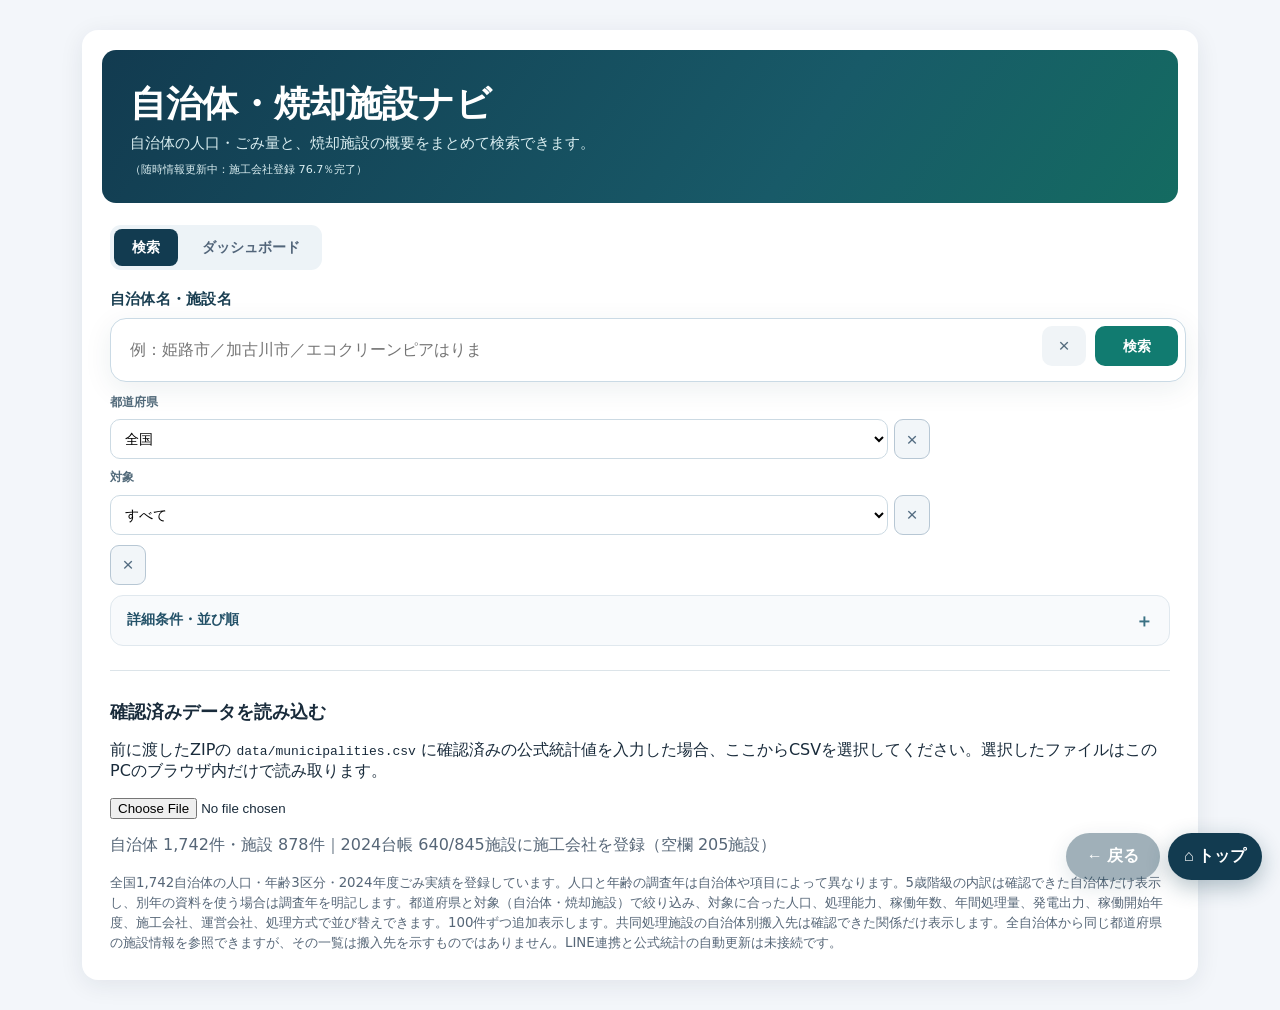
<file: index.html>
<!doctype html><html lang="ja"><head><meta charset="utf-8"><meta name="viewport" content="width=device-width,initial-scale=1"><title>自治体・焼却施設ナビ</title><link rel="stylesheet" href="assets/style-00.css?v=0f3578ac2281"></head><body><div id="nav-actions"><button id="back-button" type="button" aria-label="ひとつ前の画面に戻る" disabled>← 戻る</button><button id="home-button" type="button" aria-label="トップページへ戻る">⌂ トップ</button></div><main><header class="hero"><h1>自治体・焼却施設ナビ</h1><p>自治体の人口・ごみ量と、焼却施設の概要をまとめて検索できます。</p></header><div id="sort-controls"><label for="prefecture-filter">都道府県</label><select id="prefecture-filter"><option value="">全国</option></select><label for="sort-scope">対象</label><select id="sort-scope"><option value="search">すべて</option><option value="municipalities">自治体</option><option value="facilities">焼却施設</option></select><label for="sort-order">並び順</label><select id="sort-order"><option value="related">関連順</option><option value="population-desc">人口順（多い順）</option><option value="population-asc">人口順（少ない順）</option><option value="capacity-desc">処理能力 t/日（多い順）</option><option value="capacity-asc">処理能力 t/日（少ない順）</option><option value="age-new">施設稼働年数（新しい順）</option><option value="age-old">施設稼働年数（古い順）</option><option value="annual-desc">年間処理量 t（多い順）</option><option value="annual-asc">年間処理量 t（少ない順）</option><option value="power-desc">発電出力 kW（多い順）</option><option value="power-asc">発電出力 kW（少ない順）</option><option value="operation-new">稼働開始年度（新しい順）</option><option value="operation-old">稼働開始年度（古い順）</option><option value="builder">施工会社（件数順）</option><option value="operator">運営会社（件数順）</option><option value="process">処理方式（件数順）</option></select><span id="sort-hint">都道府県と対象を選ぶだけで一覧を絞り込めます。</span></div><form id="search"><label for="q">自治体名・施設名</label><div id="search-row"><input id="q" type="text" value="" placeholder="例：姫路市／加古川市／エコクリーンピアはりま" autocomplete="off"><button id="clear-search" class="search-action" type="button" aria-label="検索文字を削除">×</button><button id="submit-search" class="search-action" type="submit">検索</button></div></form><div id="search-candidates" class="related" aria-label="検索候補"></div><p id="search-feedback" role="status" aria-live="polite">検索機能の準備中です。この表示が変わらない場合は、HTMLファイルを保存してChromeで開いてください。</p><div id="result" class="result" role="status">読み込み中…</div><div id="facility-choice" class="related" aria-label="処理施設を選択"></div><div id="related" class="related" aria-label="関連する検索"></div><div class="box"><h2>確認済みデータを読み込む</h2><p>前に渡したZIPの <code>data/municipalities.csv</code> に確認済みの公式統計値を入力した場合、ここからCSVを選択してください。選択したファイルはこのPCのブラウザ内だけで読み取ります。</p><input id="csv" type="file" accept=".csv,text/csv"><p id="loaded" class="muted">内蔵データ：全国1,742自治体（施設882件）</p></div><small>全国1,742自治体の人口・年齢3区分・2024年度ごみ実績を登録しています。人口と年齢の調査年は自治体や項目によって異なります。5歳階級の内訳は確認できた自治体だけ表示し、別年の資料を使う場合は調査年を明記します。都道府県と対象（自治体・焼却施設）で絞り込み、対象に合った人口、処理能力、稼働年数、年間処理量、発電出力、稼働開始年度、施工会社、運営会社、処理方式で並び替えできます。100件ずつ追加表示します。共同処理施設の自治体別搬入先は確認できた関係だけ表示します。全自治体から同じ都道府県の施設情報を参照できますが、その一覧は搬入先を示すものではありません。LINE連携と公式統計の自動更新は未接続です。</small></main><script src="assets/script-01.js?v=7731a35ce667"></script><script src="assets/script-02.js?v=bbb84a5ae33f"></script>
<script src="assets/script-03.js?v=c837478df3fe"></script>
<script src="assets/script-04.js?v=d67ee3159ab8"></script>
<script src="assets/script-05.js?v=4f0f03f70815"></script>
<script src="assets/script-06.js?v=374f759ecadb"></script>
<script src="assets/script-07.js?v=8d8b1718bbaf"></script>
<script src="assets/script-08.js?v=97d8575e74e1"></script>
<script src="assets/script-09.js?v=4aa995beb191"></script>
<script src="assets/script-10.js?v=36dfe9ce1eef"></script>
<script src="assets/script-11.js?v=8fd163c3abb4"></script>
<script src="assets/script-12.js?v=d314df11e524"></script>
<script src="assets/script-13.js?v=220eac22078d"></script>
<script src="assets/script-14.js?v=f20e3a341fa9"></script>
<script src="assets/script-15.js?v=49de870ca710"></script>

<script id="construction-batch58" src="assets/construction-batch58.js?v=a7c9e8a1f8fb"></script>

<script id="construction-batch59" src="assets/construction-batch59.js?v=77cd6df9643c"></script>

<script id="construction-batch60" src="assets/construction-batch60.js?v=855841f95349"></script>

<script id="construction-batch61" src="assets/construction-batch61.js?v=9b6ac1aecd79"></script>

<script id="construction-batch62" src="assets/construction-batch62.js?v=00c30e3bdb7e"></script>

<script id="construction-batch63" src="assets/construction-batch63.js?v=60e2b5573601"></script>

<script id="construction-batch64" src="assets/construction-batch64.js?v=62eb5fc63270"></script>

<script id="construction-batch65" src="assets/construction-batch65.js?v=f01153a82044"></script>

<script id="construction-batch66" src="assets/construction-batch66.js?v=2478f0c83701"></script>

<script id="construction-batch67" src="assets/construction-batch67.js?v=4df6ca8727c0"></script>

<script id="construction-batch68" src="assets/construction-batch68.js?v=520124a5535a"></script>

<script id="builder-batch80-82-primary-20261023" src="assets/builder-batch80-82-primary-20261023.js?v=4c5fc858b02d"></script>
<script id="individual-filter-reset-ui" src="assets/individual-filter-reset-ui.js?v=cc1a8bd03269"></script>

<script id="facility-ranking-dashboard" src="assets/facility-ranking-dashboard.js?v=a5d24d4cbe7d"></script>

<link rel="stylesheet" href="assets/facility-refine-css.css?v=ad110b4276b3">
<script id="facility-refine-module" src="assets/facility-refine-module.js?v=339ff16a2374"></script><link rel="stylesheet" href="assets/search-redesign-20261023.css?v=447503919e31"><script id="search-redesign-controller" src="assets/search-redesign-controller.js?v=ef532ae5277c"></script><script id="builder-batch69-primary-20261023" src="assets/builder-batch69-primary-20261023.js?v=50df1ffbac59"></script><script id="builder-batch69-research-backfill-20261023" src="assets/builder-batch69-research-backfill-20261023.js?v=f5a4daab6996"></script><script id="builder-batch69-rumoi-research-20261023" src="assets/builder-batch69-rumoi-research-20261023.js?v=f0b7a13cc6f8"></script><script id="builder-batch69-hokkaido-gunma-research-20261023" src="assets/builder-batch69-hokkaido-gunma-research-20261023.js?v=774bc9194931"></script><script id="builder-batch70-jv-evidence-20261023" src="assets/builder-batch70-jv-evidence-20261023.js?v=1bd72909ef86"></script><script id="builder-batch70-gunma-verified-timeline-20261023" src="assets/builder-batch70-gunma-verified-timeline-20261023.js?v=2c187f915b3c"></script><script id="builder-batch71-tamamura-original-20261023" src="assets/builder-batch71-tamamura-original-20261023.js?v=73981c09d450"></script><script id="builder-batch72-annaka-primary-20261023" src="assets/builder-batch72-annaka-primary-20261023.js?v=2dd39e469fe1"></script><script id="builder-batch73-tomioka-primary-20261023" src="assets/builder-batch73-tomioka-primary-20261023.js?v=763c0c049ce7"></script><script id="builder-batch74-yoshii-official-20261023" src="assets/builder-batch74-yoshii-official-20261023.js?v=86ee5853048f"></script><script id="builder-batch74-hamanasu-primary-20261023" src="assets/builder-batch74-hamanasu-primary-20261023.js?v=eced69c803fa"></script><script id="builder-batch74-hachinohe-primary-20261023" src="assets/builder-batch74-hachinohe-primary-20261023.js?v=5c416e934822"></script></body></html>
</file>
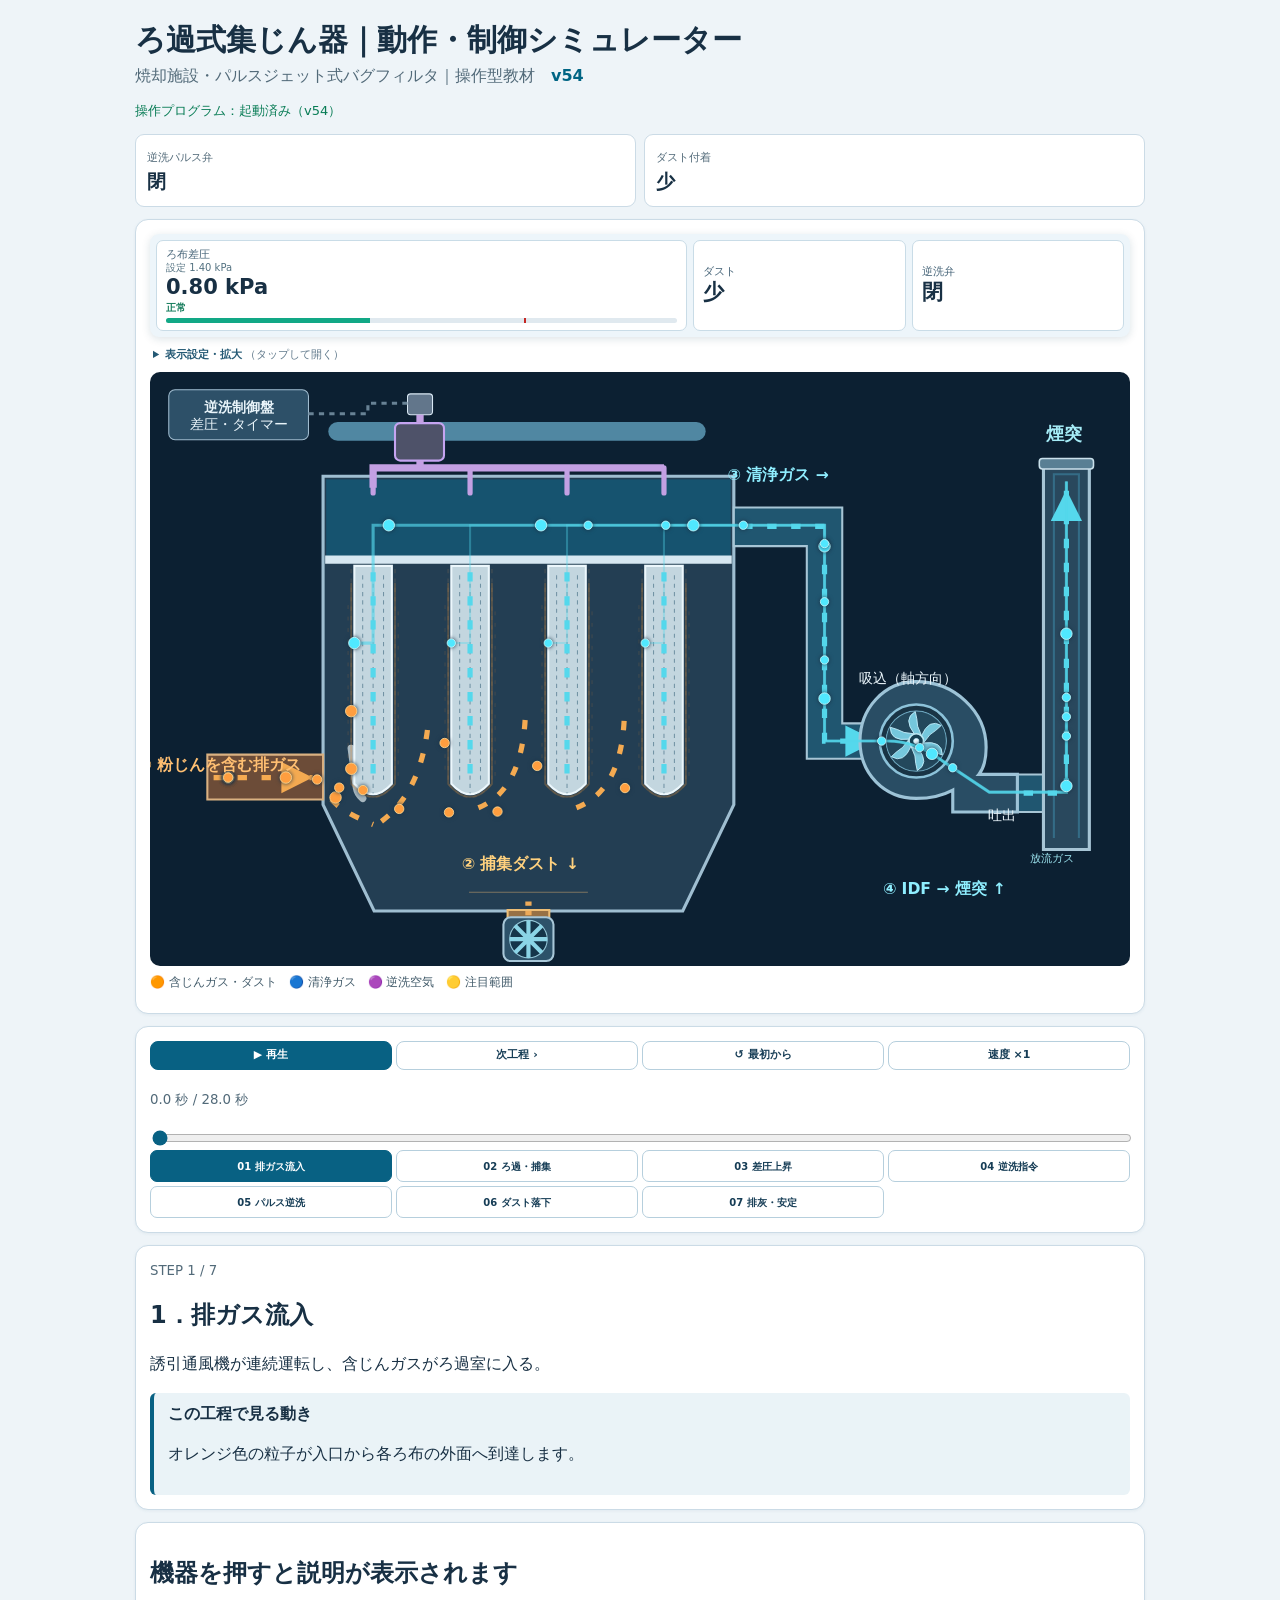
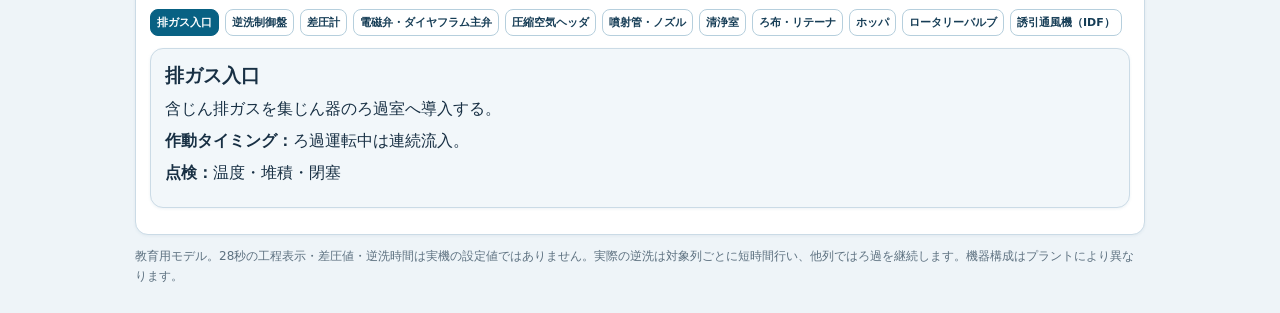
<file: bagfilter/index.html>
<!doctype html>
<html lang="ja"><head><meta charset="utf-8"><meta name="viewport" content="width=device-width,initial-scale=1">
<title>ろ過式集じん器｜動作・制御シミュレーター v54</title>
<style>
:root{font-family:system-ui,-apple-system,"Hiragino Kaku Gothic ProN",Meiryo,sans-serif;color:#183044;background:#eef4f8}
*{box-sizing:border-box}body{margin:0}.wrap{max-width:1040px;margin:auto;padding:15px}h1{font-size:clamp(20px,4vw,30px);margin:5px 0}p{line-height:1.65}small,.sub{color:#526a79}.panel{background:white;border:1px solid #cbdbe6;border-radius:13px;padding:14px;margin:12px 0;box-shadow:0 1px 3px #abc3d033}
.stats{display:grid;grid-template-columns:repeat(2,minmax(0,1fr));gap:8px}#dpPanel{display:none}.stat{padding:11px;border:1px solid #cbdbe6;border-radius:9px;background:white}.stat strong{font-size:19px;display:block;margin-top:4px}.stat small{font-size:11px}
.controls{display:flex;flex-wrap:wrap;gap:8px}button{font:inherit;cursor:pointer;border:1px solid #b6cfdd;border-radius:8px;background:white;color:#163d56;padding:9px 12px;font-weight:650}button:focus-visible{outline:3px solid #ffa548}button.primary,button.active{background:#086183;color:white;border-color:#086183}
.steps{display:grid;grid-template-columns:repeat(7,minmax(0,1fr));gap:5px}.steps button{font-size:12px;padding:8px 3px;min-height:60px}.steps button b{display:block;font-size:11px}#seek{width:100%;accent-color:#086183}
#scene{display:block;width:100%;height:auto;background:#0c2032;border-radius:10px;touch-action:manipulation}svg text{font-family:inherit;fill:#e9f4fa;font-size:13px}svg .flow{fill:none;stroke-width:5;stroke-dasharray:9 14;animation:move 1.1s linear infinite}svg .dirty{stroke:#f4aa51}svg .clean{stroke:#55d8ec}svg .air{stroke:#ca9cfc;stroke-width:8;animation-duration:.35s}/* The equipment-name buttons below the diagram remain interactive; hide overlaid SVG labels. */ svg .tag{display:none} svg .tag{cursor:pointer}svg .tag rect{fill:#27455d;stroke:#8baabc;stroke-width:1.2}svg .tag text{font-size:12px;font-weight:600;pointer-events:none}svg .tag.selected rect{fill:#146f88;stroke:#8beeff;stroke-width:3}
svg .dustfall{animation:fall 1.3s linear infinite}svg .rotor{transform-origin:363px 544px;animation:spin 2.8s linear infinite}svg .fanrotor{transform-origin:735px 166px;animation:spin 1.6s linear infinite}
svg .pulse-plume{transform-box:fill-box;transform-origin:center top;animation:jetBlast .52s ease-out infinite}
@media(max-width:768px){
 svg #jet .pulse-plume>path:first-child{opacity:1!important;stroke:#b9e7ff;stroke-width:1.6;filter:drop-shadow(0 0 8px #8ddcff)}
 svg #jet .pulse-core{stroke:#ffffff;stroke-width:10!important;stroke-dasharray:24 9;filter:drop-shadow(0 0 9px #6ed8ff)}
 svg #jet .pulse-plume>path:nth-child(3){stroke-width:4;opacity:1!important}
 svg #jet .pulse-plume>path:nth-child(4){stroke-width:5}
 svg #jet .pulse-plume{animation-duration:.65s}
}svg .pulse-core{animation:jetDash .34s linear infinite}@keyframes jetBlast{0%{opacity:.22;transform:scaleY(.42) scaleX(.7)}18%{opacity:1;transform:scaleY(1) scaleX(1.1)}70%{opacity:.78;transform:scaleY(.96) scaleX(1)}100%{opacity:.25;transform:scaleY(.65) scaleX(.8)}}@keyframes jetDash{to{stroke-dashoffset:-72}} svg .bag-pulse{animation:swell .3s ease-in-out infinite alternate;transform-origin:center top;transform-box:fill-box} svg .bag-pulse .cake{stroke:#ffdc75;stroke-width:9}
svg .glow{animation:flash .55s ease-in-out infinite alternate}
.paused svg *{animation-play-state:paused!important}@keyframes move{to{stroke-dashoffset:-46}}@keyframes spin{to{transform:rotate(360deg)}}@keyframes fall{0%{transform:translateY(-13px);opacity:0}20%{opacity:1}100%{transform:translateY(95px);opacity:0}}@keyframes flash{to{opacity:.3}}@keyframes swell{to{transform:scaleX(1.13)}}
.legend{display:flex;flex-wrap:wrap;gap:12px;color:#425b6a;font-size:12px;margin:8px 0}.explain{background:#eaf3f7;border-left:4px solid #086183;padding:11px 14px;border-radius:6px}.devices{display:flex;flex-wrap:wrap;gap:6px}.devices button{font-size:12px;padding:7px}.two{display:grid;grid-template-columns:1fr 1fr;gap:12px}.detail h3{margin:0 0 7px}.detail p{margin:6px 0}.hint{font-size:12px;color:#617684}.note{font-size:12px;color:#5d7180}
@media(max-width:640px){.wrap{padding:9px}.panel{padding:10px}.steps{grid-template-columns:repeat(4,1fr)}.stat strong{font-size:16px}.two{grid-template-columns:1fr}svg .tag text{font-size:14px}}
svg #dustAvalanche circle{filter:drop-shadow(0 0 1.5px #ffbd59)}svg #coatA{transition:opacity .15s}svg #materialFlows circle{filter:drop-shadow(0 0 2px currentColor)}svg #peelingAsh{fill:#ffb35e}svg .ash-stream{animation:peelAsh 1.7s linear infinite;transform-box:fill-box}svg .ash-delayed{animation-delay:-.85s}svg #hopperAsh{fill:#ffba6e}svg .ash-drop{animation:peelAsh 1.4s linear infinite}@keyframes peelAsh{0%{transform:translateY(0);opacity:0}12%{opacity:1}82%{opacity:1}100%{transform:translateY(90px);opacity:0}}#dpPanel{transition:background .2s,border-color .2s}#dpPanel.dp-warning{border:2px solid #e04035;background:#fff0ee;animation:dpWarning 1s ease-in-out infinite alternate}#dpPanel.dp-warning strong{color:#bd1c16}#dpPanel.dp-warning .dp-alarm{color:#b52219;font-weight:800} .dp-meter{height:12px;border-radius:999px;background:#e4edf2;position:relative;overflow:hidden;margin:7px 0 6px}.dp-meter span{height:100%;display:block;width:40%;background:#12a886;transition:width .12s,background .12s}.dp-meter i{position:absolute;top:0;bottom:0;left:70%;width:3px;background:#d0211e}.dp-alarm{font-size:11px;font-weight:600;color:#407284}svg .dp-alert-pulse{animation:dpWarning .65s ease-in-out infinite alternate}@keyframes dpWarning{from{opacity:1}to{opacity:.52}}@media(prefers-reduced-motion:reduce){#dpPanel.dp-warning,svg .dp-alert-pulse{animation:none}}
.view-controls{display:flex;flex-wrap:wrap;gap:7px;margin:10px 0 4px}
.view-controls button{font-size:12px;padding:9px 11px;min-height:38px}
.view-controls button.active{background:#086183;color:white;border-color:#086183}
.view-caption{font-size:12px;color:#506a7b;margin:7px 0 10px}
#scene{aspect-ratio:auto;max-height:85svh}
#scene.hide-labels .tag{display:none}
#diagramPanel.diagram-expanded{position:fixed;inset:0;z-index:1000;max-width:none;width:100%;height:100dvh;margin:0;padding:10px;border-radius:0;overflow:auto;background:#f3f7fa}
#diagramPanel.diagram-expanded #scene{width:100%;height:calc(100dvh - 145px);max-height:none}
body.diagram-open{overflow:hidden}
@media(orientation:landscape) and (max-height:560px){
 #diagramPanel.diagram-expanded{padding:6px 12px}
 #diagramPanel.diagram-expanded .hint,#diagramPanel.diagram-expanded .view-caption{display:none}
 #diagramPanel.diagram-expanded #scene{height:calc(100dvh - 80px)}
 #diagramPanel.diagram-expanded .view-controls{margin:5px 0}
}

/* v15: compact sticky process dashboard, diagram immediately below, options only on demand */
.diagram-dashboard{display:grid;grid-template-columns:minmax(0,2fr) minmax(0,.8fr) minmax(0,.8fr);gap:6px;position:sticky;top:0;z-index:9;padding:6px;background:#edf5fa;border-radius:9px;margin-bottom:5px;box-shadow:0 2px 8px #0b3b5325}
.dash-block{background:#fff;border:1px solid #c9dce7;border-radius:7px;padding:7px 9px;min-width:0;display:flex;flex-direction:column;justify-content:center}
.dash-label{font-size:11px;color:#476579;line-height:1.2}
.dash-label small{display:block;font-size:10px;color:#527180}
.dash-block strong{display:block;font-size:clamp(14px,3vw,21px);font-weight:800;white-space:nowrap;line-height:1.3;font-variant-numeric:tabular-nums}
#dpLiveAlarm{font-size:10px;color:#187e5e;font-weight:700}
.dash-meter{height:5px;background:#e0e9ef;border-radius:8px;position:relative;margin-top:3px;overflow:hidden}
.dash-meter span{display:block;height:100%;width:40%;background:#15a67f}
.dash-meter i{position:absolute;top:0;bottom:0;left:70%;width:2px;background:#c52723}
.diagram-dashboard.high-dp .dash-dp{background:#fff1ee;border-color:#d93028;animation:dpWarning .7s ease-in-out infinite alternate}
.diagram-dashboard.high-dp #dpLive,.diagram-dashboard.high-dp #dpLiveAlarm{color:#bb251e}
.diagram-options{margin:2px 0 5px}
.diagram-options summary{font-size:11px;font-weight:700;cursor:pointer;color:#245974;padding:5px 3px;list-style-position:inside;user-select:none}
.diagram-options summary span{font-weight:400;color:#60798b}
.diagram-options[open]{padding-bottom:5px}
#diagramPanel .view-caption{margin:4px 0 0}
@media(max-width:640px){
 header h1{font-size:19px}header .sub{font-size:11px}header #runtime{font-size:10px!important;margin:2px 0 5px}
 .stats{display:none}
 #diagramPanel{padding:6px;margin-top:5px}
 .diagram-dashboard{padding:3px;gap:4px}
 .dash-block{padding:5px 6px}
 .dash-label{font-size:10px}.dash-label small{font-size:9px}
 .dash-block strong{font-size:17px}
 #scene{margin:0}
}
#diagramPanel.diagram-expanded .diagram-dashboard{position:sticky;top:0;z-index:10}
#diagramPanel.diagram-expanded #scene{height:calc(100dvh - 150px)}
@media(orientation:landscape) and (max-height:560px){
 #diagramPanel.diagram-expanded #scene{height:calc(100dvh - 85px)}
 #diagramPanel.diagram-expanded .diagram-options{display:none}
}
@media(prefers-reduced-motion:reduce){.diagram-dashboard.high-dp .dash-dp{animation:none}}

/* Requested-only adjustments: buttons remain in one row at smaller text size. */
.view-controls{display:grid;grid-template-columns:repeat(5,minmax(0,1fr));gap:4px;flex-wrap:nowrap}
.view-controls button{min-width:0;min-height:30px;padding:5px 2px;font-size:10px;line-height:1.15;white-space:normal}
.controls{flex-wrap:nowrap;display:grid;grid-template-columns:repeat(4,minmax(0,1fr));gap:4px}
.controls button{min-width:0;padding:7px 3px;font-size:11px;line-height:1.15;white-space:normal}
.steps{grid-template-columns:repeat(4,minmax(0,1fr));gap:3px}
.steps button{min-width:0;min-height:42px;font-size:9px;line-height:1.15;padding:5px 1px;overflow-wrap:anywhere}
.devices button{font-size:11px;padding:5px 6px}
@media(max-width:640px){
 .steps{grid-template-columns:repeat(4,minmax(0,1fr))}
 .steps button{font-size:8px;min-height:46px;padding:4px 1px}
 .controls button{font-size:10px}
 .view-controls button{font-size:9px}
}
/* Force the seven phase buttons to two rows even when older CSS is cached. */
#steps{display:grid!important;grid-template-columns:repeat(4,minmax(0,1fr))!important;grid-template-rows:repeat(2,auto)!important}
#steps button{min-width:0}
#steps button:nth-child(5){grid-column:1;grid-row:2}
#steps button:nth-child(6){grid-column:2;grid-row:2}
#steps button:nth-child(7){grid-column:3;grid-row:2}
/* v19: only requested stage-button height reduction */
#steps{grid-auto-rows:min-content!important;align-content:start!important}
#steps button{height:auto!important;min-height:0!important;padding:4px 2px!important;font-size:10px!important;line-height:1.15!important;border-radius:7px!important}
@media(max-width:640px){#steps button{min-height:0!important;padding:4px 2px!important;font-size:10px!important;line-height:1.15!important}}
/* v20 requested: unambiguously two compact rows, four then three. */
#steps{display:grid!important;grid-template-columns:repeat(4,minmax(0,1fr))!important;grid-template-rows:32px 32px!important;grid-auto-rows:32px!important;align-items:stretch!important;gap:4px!important}
#steps button{box-sizing:border-box!important;height:32px!important;min-height:32px!important;max-height:32px!important;padding:0 2px!important;margin:0!important;font-size:10px!important;line-height:1.1!important;white-space:nowrap!important;overflow:hidden!important;text-overflow:clip!important;overflow-wrap:normal!important}
#steps button:nth-child(-n+4){grid-row:1!important}
#steps button:nth-child(5),#steps button:nth-child(6),#steps button:nth-child(7){grid-row:2!important}
@media(max-width:640px){#steps{grid-template-rows:32px 32px!important}#steps button{height:32px!important;min-height:32px!important;max-height:32px!important;font-size:9px!important}}
/* Alert dust status alongside high differential pressure, no other dashboard changes. */
.diagram-dashboard.high-dp #cakeLive{color:#bd1c16!important}
</style></head>
<body><div class="wrap">
<header><h1>ろ過式集じん器｜動作・制御シミュレーター</h1><div class="sub">焼却施設・パルスジェット式バグフィルタ｜操作型教材　<span id="buildmark" style="color:#006584;font-weight:bold">v54</span></div><p id="runtime" style="font-size:13px;color:#8a3c20">操作プログラムを読み込み中…</p></header>
<div class="stats">
<div class="stat" id="dpPanel"><small>ろ布差圧（模擬）・逆洗設定 1.40 kPa</small><strong id="dp">0.80 kPa</strong><div class="dp-meter"><span id="dpFill"></span><i></i></div><div id="dpAlarm" class="dp-alarm" role="status" aria-live="polite">正常：差圧は設定値未満</div></div>
<div class="stat"><small>逆洗パルス弁</small><strong id="valve">閉</strong></div>
<div class="stat"><small>ダスト付着</small><strong id="cake">少</strong></div>
</div>
<section class="panel" id="diagramPanel">
<div class="diagram-dashboard" aria-label="アニメーション連動の運転状態">
 <div class="dash-block dash-dp"><span class="dash-label">ろ布差圧 <small>設定 1.40 kPa</small></span><strong id="dpLive">0.80 kPa</strong><span id="dpLiveAlarm">正常</span><div class="dash-meter"><span id="dpLiveFill"></span><i></i></div></div>
 <div class="dash-block"><span class="dash-label">ダスト</span><strong id="cakeLive">少</strong></div>
 <div class="dash-block"><span class="dash-label">逆洗弁</span><strong id="valveLive">閉</strong></div>
</div>
<details class="diagram-options" id="diagramOptions">
<summary>表示設定・拡大 <span>（タップして開く）</span></summary>
<div class="view-controls" aria-label="表示の切り替え">
<button class="active" data-view="all" aria-pressed="true">全体表示</button>
<button data-view="bags" aria-pressed="false">ろ布拡大</button>
<button data-view="pressure" aria-pressed="false">差圧制御拡大</button>
<button id="toggleLabels" aria-pressed="false">機器名を隠す</button>
<button id="expandDiagram" aria-pressed="false">⛶ 画面拡大</button>
</div>
<p class="view-caption" id="viewCaption">全体：排ガス入口からろ過・逆洗・出口まで表示しています。</p>
</details>
<svg id="scene" viewBox="0 0 940 570" role="img" aria-label="ろ過式集じん器の断面と誘引通風機の遠心羽根車">
<defs><linearGradient id="pulseAirGradient" x1="0%" y1="0%" x2="100%" y2="0%"><stop offset="0%" stop-color="#6b9dff" stop-opacity=".07"/><stop offset="28%" stop-color="#a8ccff" stop-opacity=".52"/><stop offset="50%" stop-color="#e4f5ff" stop-opacity=".86"/><stop offset="72%" stop-color="#a8ccff" stop-opacity=".52"/><stop offset="100%" stop-color="#6b9dff" stop-opacity=".07"/></linearGradient><clipPath id="dustCasingClip"><path d="M172 185H554V414L507 511H219L172 414Z"/></clipPath><clipPath id="fanclip"><circle cx="735" cy="166" r="29.5"/></clipPath><marker id="arrO" markerWidth="7" markerHeight="7" refX="6" refY="3" orient="auto"><path d="M0 0L6 3L0 6Z" fill="#f4aa51"/></marker><marker id="arrB" markerWidth="7" markerHeight="7" refX="6" refY="3" orient="auto"><path d="M0 0L6 3L0 6Z" fill="#55d8ec"/></marker></defs>
<!-- Body / dirty inlet / clean upper chamber -->
<path d="M166 100H560V415L511 517H215L166 415Z" fill="#233e53" stroke="#9fbed1" stroke-width="3"/>
<rect x="169" y="103" width="388" height="75" fill="#145775" opacity=".85"/>
<path d="M168 180H558" stroke="#d6e7f1" stroke-width="8"/>
<!-- Inlet below the tube sheet, near hopper shoulder; inlet deflector turns the dusty stream toward the bag exteriors. -->
<path d="M55 367H166V410H55Z" fill="#6c4c38" stroke="#dab181" stroke-width="2"/>
<path class="flow dirty" d="M61 389H156" marker-end="url(#arrO)"/>
<path d="M193 361L198 399Q199 405 204 409" stroke="#a7b7bf" stroke-width="7" fill="none" stroke-linecap="round"/>
<g id="dirtyflow"><path class="flow dirty" d="M174 410Q184 422 214 434 M222 431Q261 402 267 335 M315 418Q357 401 360 330 M409 418Q453 401 455 329"/></g>
<!-- pressure difference alert wash: red only when threshold is reached -->
<rect id="dpHighZone" x="170" y="187" width="384" height="248" rx="10" fill="#ff4637" opacity="0" pointer-events="none"/>
<g id="dpHighLabel" style="display:none" pointer-events="none"><rect x="285" y="374" width="206" height="39" rx="8" fill="#a9231c" stroke="#ffb3aa" stroke-width="2"/><text x="388" y="399" text-anchor="middle" style="font-size:17px;font-weight:800">差圧上限到達！</text></g>
<!-- bags: four independent rows/illustrative section -->
<g id="bags"><g data-bag="0"><path d="M196 186H232V395Q214 415 196 395Z" fill="#c3d6df" stroke="#ecf7fc" stroke-width="2"/><path d="M204 195V392 M214 195V404 M224 195V392" stroke="#7192a4" stroke-dasharray="4 4" fill="none"/><path class="cake" d="M193 189V395Q214 421 235 395V189" fill="none" stroke="#f1a85a" stroke-width="6" stroke-dasharray="4 5" opacity=".25"/><path class="flow clean" d="M214 385V192"/></g><g data-bag="1"><path d="M289 186H325V395Q307 415 289 395Z" fill="#c3d6df" stroke="#ecf7fc" stroke-width="2"/><path d="M297 195V392 M307 195V404 M317 195V392" stroke="#7192a4" stroke-dasharray="4 4" fill="none"/><path class="cake" d="M286 189V395Q307 421 328 395V189" fill="none" stroke="#f1a85a" stroke-width="6" stroke-dasharray="4 5" opacity=".25"/><path class="flow clean" d="M307 385V192"/></g><g data-bag="2"><path d="M382 186H418V395Q400 415 382 395Z" fill="#c3d6df" stroke="#ecf7fc" stroke-width="2"/><path d="M390 195V392 M400 195V404 M410 195V392" stroke="#7192a4" stroke-dasharray="4 4" fill="none"/><path class="cake" d="M379 189V395Q400 421 421 395V189" fill="none" stroke="#f1a85a" stroke-width="6" stroke-dasharray="4 5" opacity=".25"/><path class="flow clean" d="M400 385V192"/></g><g data-bag="3"><path d="M475 186H511V395Q493 415 475 395Z" fill="#c3d6df" stroke="#ecf7fc" stroke-width="2"/><path d="M483 195V392 M493 195V404 M503 195V392" stroke="#7192a4" stroke-dasharray="4 4" fill="none"/><path class="cake" d="M472 189V395Q493 421 514 395V189" fill="none" stroke="#f1a85a" stroke-width="6" stroke-dasharray="4 5" opacity=".25"/><path class="flow clean" d="M493 385V192"/></g></g>
<g id="fallgroup" style="display:none" fill="#f6ac61">
<circle class="dustfall" cx="224" cy="411" r="5"/><circle class="dustfall" cx="255" cy="424" r="4"/><circle class="dustfall" cx="302" cy="410" r="5"/><circle class="dustfall" cx="342" cy="425" r="4"/><circle class="dustfall" cx="390" cy="417" r="4"/>
</g>
<g id="peelingAsh" style="display:none" pointer-events="none">
  <path d="M185 217V402 M244 217V402" fill="none" stroke="#f4ad56" stroke-width="3" stroke-dasharray="5 9" opacity=".7"/>
  <g class="ash-stream">
    <circle cx="184" cy="252" r="6"/><circle cx="246" cy="270" r="6"/>
    <circle cx="180" cy="300" r="4"/><circle cx="249" cy="321" r="5"/>
    <circle cx="181" cy="348" r="5"/><circle cx="246" cy="364" r="4"/>
  </g>
  <g class="ash-stream ash-delayed">
    <circle cx="183" cy="242" r="4"/><circle cx="248" cy="298" r="5"/>
    <circle cx="179" cy="336" r="4"/><circle cx="250" cy="392" r="6"/>
  </g>
</g>
<g id="hopperAsh" style="display:none" pointer-events="none">
  <path d="M203 472Q285 477 364 472" stroke="#f4ad56" stroke-width="10" stroke-linecap="round" fill="none" opacity=".9"/>
  <circle class="ash-drop" cx="220" cy="436" r="5"/><circle class="ash-drop ash-delayed" cx="260" cy="449" r="4"/><circle class="ash-drop" cx="316" cy="438" r="5"/>
</g>
<!-- DUST BUILDUP + RAPID RELEASE: static container; original four bags and 7 stages preserved -->
<g id="dustCoatings" pointer-events="none">
  <g class="dust-coat-row" data-coat-row="0" transform="translate(0 0)" stroke="#d68a39" stroke-linecap="round" fill="none"><path class="coat-left" d="M193 203V395Q214 420 235 395V203" stroke-width="4" opacity=".55"/><path class="coat-grain" d="M190 224V383 M238 230V389" stroke-width="4" stroke-dasharray="3 8" opacity=".6"/></g>
<g class="dust-coat-row" data-coat-row="1" transform="translate(93 0)" stroke="#d68a39" stroke-linecap="round" fill="none"><path class="coat-left" d="M193 203V395Q214 420 235 395V203" stroke-width="4" opacity=".55"/><path class="coat-grain" d="M190 224V383 M238 230V389" stroke-width="4" stroke-dasharray="3 8" opacity=".6"/></g>
<g class="dust-coat-row" data-coat-row="2" transform="translate(186 0)" stroke="#d68a39" stroke-linecap="round" fill="none"><path class="coat-left" d="M193 203V395Q214 420 235 395V203" stroke-width="4" opacity=".55"/><path class="coat-grain" d="M190 224V383 M238 230V389" stroke-width="4" stroke-dasharray="3 8" opacity=".6"/></g>
<g class="dust-coat-row" data-coat-row="3" transform="translate(279 0)" stroke="#d68a39" stroke-linecap="round" fill="none"><path class="coat-left" d="M193 203V395Q214 420 235 395V203" stroke-width="4" opacity=".55"/><path class="coat-grain" d="M190 224V383 M238 230V389" stroke-width="4" stroke-dasharray="3 8" opacity=".6"/></g>
</g>
<g id="dustAvalanche" clip-path="url(#dustCasingClip)" pointer-events="none" fill="#ffc06a" stroke="#9e642b" stroke-width="1.2"></g>
<g id="dustPile" pointer-events="none">
 <path id="dustPileShape" d="M203 498Q260 498 317 498Z" fill="#c48b40" stroke="#ffc377" stroke-width="1" opacity=".4"/>
</g>
<!-- Hopper dust motion: settling pile, sliding to central outlet, metered rotary discharge -->
<g id="hopperMotion" pointer-events="none">
 <g id="hopperSlides" style="display:none" fill="#e5a24e" stroke="#ffcf7d" stroke-width="1.1">
  <path id="slideLeft" d="M242 466l12 -7 14 4 4 9 -19 9 -12 -7Z"/>
  <path id="slideRight" d="M486 460l-15 -6 -12 7 -2 9 22 6 10 -8Z"/>
 </g>
 <g id="hopperFlow" style="display:none" fill="#edb15a" stroke="#ffcd85" stroke-width=".8">
  <circle data-hopper-grain="0" r="4"/><circle data-hopper-grain="1" r="5"/>
  <circle data-hopper-grain="2" r="3"/><circle data-hopper-grain="3" r="4"/>
  <circle data-hopper-grain="4" r="5"/><circle data-hopper-grain="5" r="3"/>
  <circle data-hopper-grain="6" r="4"/><circle data-hopper-grain="7" r="3"/>
 </g>
</g>
<text id="dustActionText" x="269" y="450" style="font-size:15px;font-weight:800;fill:#ffca70;display:none" pointer-events="none">ダストが一気に剥離・落下！</text>
<!-- compressed air system -->
<path d="M180 57H524" stroke="#5087a2" stroke-width="18" stroke-linecap="round"/>
<rect id="pulseValve" x="235" y="49" width="47" height="36" rx="5" fill="#4e5269" stroke="#c5a4f1" stroke-width="2"/>
<rect id="solenoid" x="247" y="21" width="24" height="20" rx="3" fill="#62768b" stroke="#d9e8f4"/>
<path d="M259 41V49M259 85V92H493M259 92H214V111" stroke="#c3a0e3" stroke-width="7" fill="none"/>
<g id="pulseBranches" stroke="#c3a0e3" stroke-width="5" stroke-linecap="round" fill="none"><path d="M214 92V116M307 92V116M400 92V116M493 92V116"/></g>
<g id="jet" style="display:none" pointer-events="none"><g class="pulse-plume" style="animation-delay:-0.000s">
 <path d="M210 116 Q199 171 196 241 Q214 258 232 241 Q229 171 218 116Z" fill="url(#pulseAirGradient)" opacity=".92"/>
 <path d="M214 116V279" stroke="#ecf7ff" stroke-width="5.5" stroke-linecap="round" stroke-dasharray="21 15" class="pulse-core"/>
 <path d="M204 158 Q200 195 203 229 M224 158 Q228 195 225 229" stroke="#b8e5ff" stroke-width="2.5" stroke-linecap="round" fill="none" opacity=".85"/>
 <path d="M202 244 Q214 260 226 244" stroke="#e4f7ff" stroke-width="3" fill="none" opacity=".8"/>
 </g>
<g class="pulse-plume" style="animation-delay:-0.035s">
 <path d="M303 116 Q292 171 289 241 Q307 258 325 241 Q322 171 311 116Z" fill="url(#pulseAirGradient)" opacity=".92"/>
 <path d="M307 116V279" stroke="#ecf7ff" stroke-width="5.5" stroke-linecap="round" stroke-dasharray="21 15" class="pulse-core"/>
 <path d="M297 158 Q293 195 296 229 M317 158 Q321 195 318 229" stroke="#b8e5ff" stroke-width="2.5" stroke-linecap="round" fill="none" opacity=".85"/>
 <path d="M295 244 Q307 260 319 244" stroke="#e4f7ff" stroke-width="3" fill="none" opacity=".8"/>
 </g>
<g class="pulse-plume" style="animation-delay:-0.070s">
 <path d="M396 116 Q385 171 382 241 Q400 258 418 241 Q415 171 404 116Z" fill="url(#pulseAirGradient)" opacity=".92"/>
 <path d="M400 116V279" stroke="#ecf7ff" stroke-width="5.5" stroke-linecap="round" stroke-dasharray="21 15" class="pulse-core"/>
 <path d="M390 158 Q386 195 389 229 M410 158 Q414 195 411 229" stroke="#b8e5ff" stroke-width="2.5" stroke-linecap="round" fill="none" opacity=".85"/>
 <path d="M388 244 Q400 260 412 244" stroke="#e4f7ff" stroke-width="3" fill="none" opacity=".8"/>
 </g>
<g class="pulse-plume" style="animation-delay:-0.105s">
 <path d="M489 116 Q478 171 475 241 Q493 258 511 241 Q508 171 497 116Z" fill="url(#pulseAirGradient)" opacity=".92"/>
 <path d="M493 116V279" stroke="#ecf7ff" stroke-width="5.5" stroke-linecap="round" stroke-dasharray="21 15" class="pulse-core"/>
 <path d="M483 158 Q479 195 482 229 M503 158 Q507 195 504 229" stroke="#b8e5ff" stroke-width="2.5" stroke-linecap="round" fill="none" opacity=".85"/>
 <path d="M481 244 Q493 260 505 244" stroke="#e4f7ff" stroke-width="3" fill="none" opacity=".8"/>
 </g></g>
<!-- Controller signal -->
<rect x="18" y="17" width="134" height="48" rx="6" fill="#2d5068" stroke="#a0bccf"/>
<text x="85" y="38" text-anchor="middle" font-weight="bold">逆洗制御盤</text><text x="85" y="55" font-size="10" text-anchor="middle">差圧・タイマー</text>
<path id="signal" d="M152 40H209V30H247" fill="none" stroke="#688295" stroke-dasharray="5 5" stroke-width="3"/>
<!-- Clean gas to outlet -->
<!-- Filtered gas exits the clean plenum, descends to the ID fan inlet. -->
<path d="M560 130H664V337H695V371H630V167H560Z" fill="#205670" stroke="#a7c5d5" stroke-width="2"/>
<path class="flow clean" d="M569 148H647V354H697" marker-end="url(#arrB)"/>
<!-- Fan delivery duct rises to the stack; no direct baghouse-to-stack bypass. -->
<path d="M828 386H858V422H828Z" fill="#205670" stroke="#a7c5d5" stroke-width="2"/>
<!-- Centrifugal ID fan: schematic of axial inlet, scroll volute, tangential discharge -->
<g id="fanbody" transform="translate(0 188)">
<path d="M735 109C771 109 802 137 802 172C802 183 800 192 795 198H832V234H770V213C759 219 748 221 735 221C704 221 681 197 681 166C681 135 704 109 735 109Z" fill="#294d64" stroke="#9dc3d7" stroke-width="3"/>
<circle cx="735" cy="166" r="35" fill="#193445" stroke="#8cc2d9" stroke-width="2.5"/>
<g clip-path="url(#fanclip)"><g class="fanrotor" id="fanrotor">
<circle cx="735" cy="166" r="29" fill="#23485c" stroke="#6da7bf" stroke-width="1.2"/>
<g transform="translate(735 166)" fill="#75c7dc" stroke="#c2edfa" stroke-width="0.8" stroke-linejoin="round">
<path d="M5 -5 Q12 -22 24 -15 Q19 -10 13 -6 L6 3Z" transform="rotate(0)"/>
<path d="M5 -5 Q12 -22 24 -15 Q19 -10 13 -6 L6 3Z" transform="rotate(60)"/>
<path d="M5 -5 Q12 -22 24 -15 Q19 -10 13 -6 L6 3Z" transform="rotate(120)"/>
<path d="M5 -5 Q12 -22 24 -15 Q19 -10 13 -6 L6 3Z" transform="rotate(180)"/>
<path d="M5 -5 Q12 -22 24 -15 Q19 -10 13 -6 L6 3Z" transform="rotate(240)"/>
<path d="M5 -5 Q12 -22 24 -15 Q19 -10 13 -6 L6 3Z" transform="rotate(300)"/>
<circle r="7" fill="#164052" stroke="#bce8f2" stroke-width="1.6"/>
<circle r="2.5" fill="#ecfaff"/>
</g></g></g>
<text x="804" y="242" font-size="11">吐出</text><text x="680" y="110" font-size="11">吸込（軸方向）</text>
</g>
<!-- Stack: ID fan discharge enters at its base, then cleaned gas travels upward. -->
<g id="stack" pointer-events="none">
<path d="M857 458V86H901V458Z" fill="#29485d" stroke="#a7c5d5" stroke-width="3"/>
<path d="M867 447V98H891V447" fill="none" stroke="#346c86" stroke-width="2"/>
<rect x="853" y="83" width="52" height="10" rx="3" fill="#597f94" stroke="#cae0eb" stroke-width="1.5"/>
<path class="flow clean" d="M838 404H879V113" marker-end="url(#arrB)" stroke-width="4"/>
<text x="877" y="65" text-anchor="middle" style="font-size:17px;font-weight:800;fill:#a5ecf7">煙突</text>
<text x="844" y="470" style="font-size:11px;fill:#9ce3ee">放流ガス</text>
</g>
<!-- Rotary discharge -->
<!-- Hopper bottom discharge feeds the rotary valve directly -->
<path d="M343 516H383V524H343Z" fill="#977145" stroke="#edbd75" stroke-width="2"/>
<path id="hopperToRotary" d="M363 508V530" stroke="#edaa59" stroke-width="6" stroke-dasharray="4 5"/>
<rect x="339" y="523" width="48" height="42" rx="7" fill="#2d526a" stroke="#a8c7d8" stroke-width="2"/>
<g class="rotor"><circle cx="363" cy="544" r="18" fill="#15354a" stroke="#96c8d9"/><path d="M345 544H381M363 526V562M350 531L376 557M376 531L350 557" stroke="#8bd4e6" stroke-width="4"/></g>
<g id="rotaryDischarge" style="display:none" fill="#f2b768"><circle cx="351" cy="563" r="3"/><circle cx="363" cy="564" r="4"/><circle cx="374" cy="563" r="3"/></g>
<!-- Continuous material-flow overlay: orange dust-containing gas to bag exterior, cyan filtered gas all the way to outlet -->
<g id="materialFlows" pointer-events="none">
 <path id="trackDirtyA" d="M75 389 L153 389 Q173 393 181 415 Q195 438 193 344 L193 270" fill="none" stroke="#ffb158" stroke-width="2" stroke-dasharray="5 8" opacity="0"/>
 <path id="trackDirtyB" d="M75 389 L158 389 Q218 438 267 409 Q284 390 286 300 L286 270" fill="none" stroke="#ffb158" stroke-width="2" stroke-dasharray="5 8" opacity="0"/>
 <path id="trackDirtyC" d="M75 389 L158 389 Q281 443 359 410 Q379 375 379 303 L379 270" fill="none" stroke="#ffb158" stroke-width="2" stroke-dasharray="5 8" opacity="0"/>
 <path id="trackDirtyD" d="M75 389 L158 389 Q351 443 451 410 Q469 372 472 300 L472 270" fill="none" stroke="#ffb158" stroke-width="2" stroke-dasharray="5 8" opacity="0"/>
 <path id="trackCleanA" d="M196 260 L214 260 L214 186 L214 147 L555 147 L626 147 L647 147 L647 354 L707 354 Q735 354 760 373 L805 403 L879 403 L879 105" fill="none" stroke="#55d8ec" stroke-width="3" opacity=".65"/>
 <path id="trackCleanB" d="M289 260 L307 260 L307 186 L307 147 L555 147 L626 147 L647 147 L647 354 L707 354 Q735 354 760 373 L805 403 L879 403 L879 105" fill="none" stroke="#55d8ec" stroke-width="2" opacity=".35"/>
 <path id="trackCleanC" d="M382 260 L400 260 L400 186 L400 147 L555 147 L626 147 L647 147 L647 354 L707 354 Q735 354 760 373 L805 403 L879 403 L879 105" fill="none" stroke="#55d8ec" stroke-width="2" opacity=".35"/>
 <path id="trackCleanD" d="M475 260 L493 260 L493 186 L493 147 L555 147 L626 147 L647 147 L647 354 L707 354 Q735 354 760 373 L805 403 L879 403 L879 105" fill="none" stroke="#55d8ec" stroke-width="2" opacity=".35"/>
 <path id="trackAsh" d="M186 278 Q181 350 189 411 L233 460 L270 490" fill="none" stroke="#ffc96c" stroke-width="2" stroke-dasharray="5 9" opacity="0"/>
 <g id="dirtyParticles" fill="#ff9e3f" stroke="#ffda93" stroke-width=".8"></g>
 <g id="cleanParticles" fill="#50e8ff" stroke="#c7faff" stroke-width=".8"></g>
 <g id="ashParticles" fill="#ffce6e" stroke="#ffe7af" stroke-width=".9"></g>
 <text x="145" y="382" text-anchor="end" style="font-size:15px;fill:#ffbf72;font-weight:700">① 粉じんを含む排ガス</text>
 <text x="554" y="104" style="font-size:15px;fill:#8feeff;font-weight:700">③ 清浄ガス →</text>
 <text x="703" y="501" style="font-size:15px;fill:#8feeff;font-weight:700">④ IDF → 煙突 ↑</text>
 <text x="299" y="477" style="font-size:15px;fill:#ffd17e;font-weight:700">② 捕集ダスト ↓</text>
</g>
<!-- animated attention box -->
<rect id="focus" x="167" y="183" width="390" height="260" rx="6" fill="none" stroke="none" pointer-events="none" style="display:none"/>
<g class="tag" data-device="inlet" transform="translate(29 277)"><rect width="113" height="28" rx="5"/><text x="56" y="18" text-anchor="middle">排ガス入口</text></g>
<g class="tag" data-device="controller" transform="translate(12 81)"><rect width="125" height="28" rx="5"/><text x="62" y="18" text-anchor="middle">逆洗制御盤</text></g>
<g class="tag" data-device="valve" transform="translate(297 31)"><rect width="119" height="28" rx="5"/><text x="59" y="18" text-anchor="middle">電磁弁・主弁</text></g>
<g class="tag" data-device="header" transform="translate(443 34)"><rect width="123" height="28" rx="5"/><text x="61" y="18" text-anchor="middle">エアヘッダ</text></g>
<g class="tag" data-device="nozzle" transform="translate(388 111)"><rect width="162" height="28" rx="5"/><text x="81" y="18" text-anchor="middle">噴射管・ノズル</text></g>
<g class="tag" data-device="clean" transform="translate(174 123)"><rect width="93" height="28" rx="5"/><text x="46" y="18" text-anchor="middle">清浄室</text></g>
<g class="tag" data-device="bags" transform="translate(295 313)"><rect width="145" height="30" rx="5"/><text x="72" y="19" text-anchor="middle">ろ布・リテーナ</text></g>
<g class="tag" data-device="hopper" transform="translate(238 460)"><rect width="93" height="28" rx="5"/><text x="46" y="18" text-anchor="middle">ホッパ</text></g>
<g class="tag" data-device="rotary" transform="translate(395 529)"><rect width="143" height="28" rx="5"/><text x="71" y="18" text-anchor="middle">ロータリーバルブ</text></g>
<g class="tag" data-device="fan" transform="translate(679 446)"><rect width="145" height="28" rx="5"/><text x="72" y="18" text-anchor="middle">誘引通風機（IDF）</text></g>
<g class="tag" data-device="dp" transform="translate(18 133)"><rect width="81" height="28" rx="5"/><text x="40" y="18" text-anchor="middle">差圧計</text></g>
</svg>
<div class="legend"><span>🟠 含じんガス・ダスト</span><span>🔵 清浄ガス</span><span>🟣 逆洗空気</span><span>🟡 注目範囲</span></div>

</section>
<section class="panel">
<div class="controls"><button class="primary" id="play">▶ 再生</button><button id="next">次工程 ›</button><button id="reset">↺ 最初から</button><button id="speed">速度 ×1</button></div>
<p><small id="clock">0.0 秒 / 28.0 秒</small></p><input id="seek" type="range" min="0" max="280" value="0" aria-label="時間移動">
<div class="steps" id="steps" style="display:grid;grid-template-columns:repeat(4,minmax(0,1fr));grid-template-rows:repeat(2,auto);gap:4px"><button data-stage="0">01 排ガス流入</button><button data-stage="1">02 ろ過・捕集</button><button data-stage="2">03 差圧上昇</button><button data-stage="3">04 逆洗指令</button><button data-stage="4">05 パルス逆洗</button><button data-stage="5">06 ダスト落下</button><button data-stage="6">07 排灰・安定</button></div>
</section>
<section class="panel"><small id="stepno">STEP 1 / 7</small><h2 id="phasetitle">① 排ガス流入</h2><p id="phasedesc"></p><div class="explain"><strong>この工程で見る動き</strong><p id="watch"></p></div></section>
<section class="panel"><h2>機器を押すと説明が表示されます</h2><div class="devices" id="devices"></div><div class="detail panel" style="background:#f2f7fa"><h3 id="devtitle"></h3><p id="devdesc"></p><p><strong>作動タイミング：</strong><span id="devwhen"></span></p><p><strong>点検：</strong><span id="devcheck"></span></p></div></section>
<p class="note">教育用モデル。28秒の工程表示・差圧値・逆洗時間は実機の設定値ではありません。実際の逆洗は対象列ごとに短時間行い、他列ではろ過を継続します。機器構成はプラントにより異なります。</p>
</div><script>
(function(){
try {
const $=id=>document.getElementById(id),ns="http://www.w3.org/2000/svg";
/* Use bag body geometry as the source of truth for pulse branches and jet plumes.
   All positions remain in SVG viewBox units, so mobile scaling cannot desynchronize them. */
function alignPulseToBags(){
 const bodies=[...document.querySelectorAll('#bags > g[data-bag] > path:first-child')];
 const branches=document.querySelector('#pulseBranches path');
 const plumes=[...document.querySelectorAll('#jet > .pulse-plume')];
 if(bodies.length!==4||!branches||plumes.length!==4)return;
 const centers=bodies.map(el=>{const b=el.getBBox();return +(b.x+b.width/2).toFixed(2)});
 branches.setAttribute('d',centers.map(x=>'M'+x+' 92V116').join(''));
 plumes.forEach((p,i)=>{
   const originally=[214,307,400,493][i];
   p.setAttribute('transform','translate('+(centers[i]-originally).toFixed(2)+' 0)');
 });
}

const phases=[
["排ガス流入","誘引通風機が連続運転し、含じんガスがろ過室に入る。","オレンジ色の粒子が入口から各ろ布の外面へ到達します。",.8,"閉","少",[52,306,190,68],"inlet"],
["ろ過・捕集","ガスはろ布の外側から内側へ通過。ばいじんは外面に蓄積し、清浄ガスは上部へ流れる。","時間経過で左端ろ布の外側に茶色のダスト層が徐々に厚くなります。ガスはろ過され、水色粒子が右端の出口へ流れます。",.9,"閉","増加",[169,180,389,265],"bags"],
["差圧上昇","ダスト層が増えて通気抵抗が上昇。模擬差圧が1.40 kPaに達すると、差圧表示とろ過室が赤く点滅し、逆洗要求の条件成立を知らせる。","差圧が1.40 kPaに到達すると赤表示に変わります。「圧力が溜まる」ではなく、ろ布の前後の圧力差が増える状態です。",1.5,"閉","多",[10,10,153,108],"dp"],
["逆洗指令","差圧上限到達を制御盤が判定し、対象列への逆洗指令を出す。続いて電磁弁・主弁が作動する（模擬シーケンス）。","電磁弁と信号線が点灯。",1.5,"開指令","多",[205,13,215,105],"valve"],
["パルス逆洗","主弁の急開で圧縮空気が噴射管から対象列に流入。ろ布が変形してダストを剥離。","左端ろ布の厚く堆積したダストがパルス噴射直後に一気に剥がれ、厚いダスト層が板状の塊でガサッと剥がれ、ホッパへ落ちます。ほかの列はろ過を継続します。",1.3,"瞬間開","剥離",[181,98,91,343],"nozzle"],
["ダスト落下","剥離したダストがホッパに落下。ろ過を再開した対象列の抵抗が低下する。","ダスト粒子が下へ落ち、対象列の付着層が減る。",1.05,"閉","減少",[175,343,365,175],"hopper"],
["排灰・安定","ホッパで集めたダストを底部のロータリーバルブへ送り、回転羽根で下側へ排出。内部の気密を保ちながら排灰する。","ホッパ直下のバルブが回転し、ダストが下側に排出されます。",.82,"閉","少",[332,506,213,63],"rotary"]
];
const devices={
inlet:["排ガス入口","含じん排ガスを集じん器のろ過室へ導入する。","ろ過運転中は連続流入。","温度・堆積・閉塞"],
controller:["逆洗制御盤","差圧やタイマーに応じ逆洗対象列へ信号を出す。","逆洗条件成立時。","設定・作動履歴・信号出力"],
dp:["差圧計","ろ布前後の圧力差を監視し、目詰まりや逆洗状態を把握する。","運転中は連続監視。","導圧管・ゼロ点・異常値"],
valve:["電磁弁・ダイヤフラム主弁","電磁弁がパイロット回路を動かし、主弁が圧縮空気を一気に放出する。","対象列の逆洗指令時に短時間作動。","コイル・弁膜・漏気"],
header:["圧縮空気ヘッダ","逆洗に用いる空気を蓄え主弁に供給する。","通常は蓄圧、逆洗時に供給。","供給圧・ドレン・漏れ"],
nozzle:["噴射管・ノズル","ろ布開口部に向けて圧縮空気を噴射する。","パルス弁開放時。","噴射位置・閉塞"],
clean:["清浄室","ろ布通過後のガスを集め、出口へ送る。","ろ過中連続。","ダスト漏出・シール"],
bags:["ろ布・リテーナ","外面でばいじんを捕集。リテーナがろ布の形を支える。","通常ろ過・対象列の逆洗時。","破れ・脱落・目詰まり"],
hopper:["ホッパ","剥離・落下したダストを集める。","捕集・逆洗・排灰中。","詰まり・ブリッジ"],
rotary:["ロータリーバルブ","回転羽根でダストを排出し気密性を維持する。","このモデルでは連続運転。実設備は方式に依存。","噛み込み・摩耗"],
fan:["誘引通風機（IDF）","遠心式羽根車の中心側から軸方向に吸込み、遠心方向へ加速、スクロールケーシングで集めて接線方向に吐出する。","排ガス処理系統の運転中は原則連続運転。","振動・軸受・風量・ダンパ"]
};
const bg=$("bags");for(let i=0;i<0;i++){let x=189+i*93,g=document.createElementNS(ns,"g");g.setAttribute("data-bag",i);g.innerHTML='<path d="M'+x+' 186H'+(x+51)+'V414Q'+(x+25)+' 432 '+x+' 414Z" fill="#c3d6df" stroke="#ecf7fc" stroke-width="2"/><path d="M'+(x+10)+' 195V406 M'+(x+25)+' 195V420 M'+(x+40)+' 207V330" stroke="#7192a4" stroke-dasharray="4 4" fill="none"/><path class="cake" d="M'+(x-4)+' 189V414Q'+(x+25)+' 438 '+(x+55)+' 414V189" fill="none" stroke="#f1a85a" stroke-width="6" stroke-dasharray="4 5"/><path class="flow clean" d="M'+(x+25)+' 396V192"/>';bg.appendChild(g)}
let time=0,playing=false,speed=1,last=0,current=-1,selected="bags";
const particles=[];
function makeParticles(){
 const defs=[
  ["dirty","trackDirtyA",5,"dirtyParticles",5.5],["dirty","trackDirtyB",4,"dirtyParticles",4.5],
  ["dirty","trackDirtyC",4,"dirtyParticles",4.5],["dirty","trackDirtyD",4,"dirtyParticles",4.5],
  ["clean","trackCleanA",9,"cleanParticles",5.5],["clean","trackCleanB",5,"cleanParticles",4],
  ["clean","trackCleanC",5,"cleanParticles",4],["clean","trackCleanD",5,"cleanParticles",4],
  ["ash","trackAsh",8,"ashParticles",5]
 ];
 defs.forEach(([kind,id,n,group,radius])=>{
   const path=$(id); const parent=$(group);if(!path||!parent)return;
   for(let k=0;k<n;k++){
     const c=document.createElementNS(ns,"circle");
     c.setAttribute("r",radius);parent.appendChild(c);
     particles.push({c,path,len:path.getTotalLength(),start:k/n,kind});
   }
 });
}
let particleClock=0;
function positionParticles(){
 const stage=Math.min(6,Math.floor(time/4));
 particles.forEach((p,index)=>{
   const isAsh=p.kind==="ash";
   const enabled=!isAsh || (stage===4 || stage===5);
   p.c.style.display=enabled?"":"none";
   if(!enabled)return;
   const rate=p.kind==="clean"?.13:p.kind==="ash"?.38:.18;
   const progress=(p.start+particleClock*rate)%1;
   const q=p.path.getPointAtLength(p.len*progress);
   p.c.setAttribute("cx",q.x);p.c.setAttribute("cy",q.y);
 });
}
makeParticles();

function choose(k){selected=k;let d=devices[k];$("devtitle").textContent=d[0];$("devdesc").textContent=d[1];$("devwhen").textContent=d[2];$("devcheck").textContent=d[3];document.querySelectorAll("[data-device]").forEach(n=>n.classList.toggle("selected",n.dataset.device===k));document.querySelectorAll("[data-devbutton]").forEach(n=>n.classList.toggle("active",n.dataset.devbutton===k))}
Object.entries(devices).forEach(([k,v])=>{let b=document.createElement("button");b.textContent=v[0];b.dataset.devbutton=k;b.onclick=()=>choose(k);$("devices").appendChild(b)});
document.querySelectorAll("svg [data-device]").forEach(e=>e.addEventListener("click",()=>choose(e.dataset.device)));
document.querySelectorAll("#steps [data-stage]").forEach(b=>{b.onclick=()=>{time=Number(b.dataset.stage)*4+(Number(b.dataset.stage)===4?1.7:0);playing=false;render(true)}});

const burstChunks=[];
(function setupBurst(){
 const host=$("dustAvalanche");
 // Irregular, wide pieces of filter cake (not a rain of round particles).
 // Two strips on the exterior of A-row bag break free nearly together.
 const pieces=[
  [191,227,0,0], [237,232,1,0], [191,268,0,1], [237,277,1,1],
  [191,309,0,2], [237,319,1,2], [191,350,0,3], [237,357,1,3],
  [191,379,0,4], [237,386,1,4], [197,395,0,5], [231,397,1,5]
 ];
 for(let bag=0;bag<4;bag++){
   pieces.forEach(([sx,sy,side,row],index)=>{
     const group=document.createElementNS(ns,"g");
     const p=document.createElementNS(ns,"path");
     const w=(16+(index%3)*5)*.45, ht=(24+(index%4)*4)*.45;
     // Exactly the v19 flake shape, color, and synchronized release for all four bags.
     const d="M"+(-w*.65)+" "+(-ht*.58)+"L"+(w*.16)+" "+(-ht*.62)+
       "L"+(w*.55)+" "+(-ht*.27)+"L"+(w*.67)+" "+(ht*.26)+
       "L"+(w*.24)+" "+(ht*.57)+"L"+(-w*.46)+" "+(ht*.42)+
       "L"+(-w*.71)+" "+(ht*.05)+"Z";
     p.setAttribute("d",d);
     p.setAttribute("fill",index%3===0?"#8d562a":index%3===1?"#a86b34":"#b77b3f");
     p.setAttribute("stroke","#f4c078"); p.setAttribute("stroke-width",".65");
     group.appendChild(p);host.appendChild(group);
     burstChunks.push({el:group,sx:sx+bag*93,sy,side,row,index,bag});
   });
 }
})();
function updateDustBuildup(stage,f){
 // Preserve current coating buildup outside pulse; use v19's thick peeling
 // cake silhouette and abrupt breakaway on the A bag during the detachment.
 const growth=stage===0?.06:stage===1?.12+.48*f:stage===2?.60+.40*f:1;
 document.querySelectorAll(".dust-coat-row").forEach((row,bag)=>{
   const coating=row.querySelector(".coat-left"),grains=row.querySelector(".coat-grain");
   const isV19Breakaway=(stage===4);
   const level=stage<4?growth:stage===4?(f<.13?1:Math.max(.07,1-(f-.13)*5.8)):.07;
   const oldLevel=stage===4?(f<.13?1:Math.max(.08,1-(f-.13)*5.8)):.08;
   coating.setAttribute("stroke-width",String((isV19Breakaway?3+oldLevel*21:2.3+level*5.5)*2/3));
   grains.setAttribute("stroke-width",String((isV19Breakaway?2+oldLevel*11:1.2+level*3)*2/3));
   coating.setAttribute("opacity",String(isV19Breakaway?.2+oldLevel*.77:.25+level*.70));
   grains.setAttribute("opacity",String(isV19Breakaway?.1+oldLevel*.84:.15+level*.65));
 });
 // One sudden synchronized detachment, then coherent cake slabs tumble into hopper.
 const release=stage===4||stage===5;
 const progress=stage===4?.62*f:stage===5?.62+.38*f:1;
 $("dustAvalanche").style.display=release?"":"none";
 $("dustActionText").style.display=stage===4?"":"none";
 burstChunks.forEach(p=>{
   if(!release)return;
   const start=.13+p.row*.016+p.bag*.008;
   const t=Math.max(0,Math.min(1,(progress-start)/.58));
   if(t===0){p.el.setAttribute("opacity","0");return;}
   // Filter cake first separates from the individual bag and accelerates downwards.
   // At the sloping casing wall it changes direction to slide along the steel,
   // losing speed as it settles at the bottom. Different bag faces hit different
   // surfaces: outer faces encounter sloped walls, inner faces land on the floor.
   const x0=p.sx;
   const margin=8;
   const floorY=505;
   const onLeftSlope=x0<215, onRightSlope=x0>511;
   const impactY=onLeftSlope?415+(x0-166)*102/49:
                 onRightSlope?415+(560-x0)*102/49:floorY;
   const impactX=x0;
   const slideEndX=onLeftSlope?215+margin:onRightSlope?511-margin:x0;
   const slideEndY=onLeftSlope||onRightSlope?floorY:floorY;
   // Vertical drop and accelerated impact (different release height per flake).
   const fallPart=.68+(p.row%3)*.012;
   const slidePart=.90+(p.row%2)*.014;
   let x,y;
   if(t<fallPart){
     const q=t/fallPart;
     x=x0;
     y=p.sy+(impactY-p.sy)*q*q;
   }else if(t<slidePart){
     const q=(t-fallPart)/(slidePart-fallPart);
     const u=1-Math.pow(1-q,1.55);
     x=impactX+(slideEndX-impactX)*u;
     y=impactY+(slideEndY-impactY)*u;
   }else{
     const q=(t-slidePart)/(1-slidePart);
     const drift=(p.index%3-1)*3.5;
     x=slideEndX+drift*q;
     y=floorY-2*Math.sin(q*Math.PI)*(p.index%2);
   }
   // Clamp the grain centre inside the actual hopper walls with a small gap.
   const leftEdge=y<=415?166:166+(y-415)*49/102;
   const rightEdge=y<=415?560:560-(y-415)*49/102;
   x=Math.max(leftEdge+margin,Math.min(rightEdge-margin,x));
   y=Math.min(floorY,Math.max(p.sy,y));
   const angle=(p.side===0?-1:1)*(4+19*t)+(p.index%3)*5*t;
   p.el.setAttribute("transform","translate("+x.toFixed(1)+" "+y.toFixed(1)+") rotate("+angle.toFixed(1)+")");
   p.el.setAttribute("opacity",String(t>=.995?.05:t>.92?1-(t-.92)*6:1));
 });
 const pileLevel=stage<4?0:stage===4?Math.max(0,Math.min(1,(f-.34)*2.1)):stage===5?1:stage===6?1-.70*f:0;
 // At step 7, ash visibly shifts down hopper slopes to the bottom outlet.
 const flowOn=stage===5||stage===6;
 $("hopperSlides").style.display=flowOn?"":"none";
 $("hopperFlow").style.display=flowOn?"":"none";
 if(flowOn){
   const leftOffset=stage===5?Math.min(1,f*.65):Math.min(1,.65+f*.35);
   $("slideLeft").setAttribute("transform","translate("+(leftOffset*105).toFixed(1)+" "+(leftOffset*40).toFixed(1)+")");
   $("slideRight").setAttribute("transform","translate("+(-leftOffset*105).toFixed(1)+" "+(leftOffset*40).toFixed(1)+")");
   document.querySelectorAll("[data-hopper-grain]").forEach((grain,n)=>{
     const u=((stage===5?f*.9:f*1.7)+n/8)%1;
     const inletX=340+(n%4)*14;
     const x=inletX+(363-inletX)*Math.min(1,u*2);
     const y=480+u*85;
     grain.setAttribute("cx",x.toFixed(1));
     grain.setAttribute("cy",y.toFixed(1));
     grain.setAttribute("opacity",String(u>.92?.4:1));
   });
 }
 $("dustPileShape").setAttribute("d",stage===4||stage===5?"M"+(205-pileLevel*25)+" 499 Q270 "+(499-pileLevel*36)+" "+(320+pileLevel*25)+" 499Z":"M"+(306-pileLevel*13)+" 499 Q363 "+(499-pileLevel*37)+" "+(420+pileLevel*13)+" 499Z");
}

function render(force){let i=Math.min(6,Math.floor(time/4)),p=phases[i],f=(time%4)/4;
if(i!==current||force){choose(p[7]);current=i}
$("phasetitle").textContent=(i+1)+"．"+p[0];$("phasedesc").textContent=p[1];$("watch").textContent=p[2];$("stepno").textContent="STEP "+(i+1)+" / 7";
let dp=p[3];if(i===1)dp=.8+.1*f;if(i===2)dp=.9+.6*f;if(i===5)dp=1.3-.25*f;if(i===6)dp=1.05-.23*f;
const thresholdReached=dp>=1.40;const alarmLatched=(i===3||i===4);
$("dpPanel").classList.toggle("dp-warning",thresholdReached||alarmLatched);
$("dpFill").style.width=Math.min(100,dp/2*100)+"%";
$("dpFill").style.background=thresholdReached||alarmLatched?"#d62d28":dp>=1.2?"#e79d34":"#12a886";
$("dpAlarm").textContent=thresholdReached ? "● 逆洗設定差圧に到達 → 逆洗要求" : alarmLatched ? "● 逆洗動作中（上限到達後）" : dp>=1.2 ? "注意：差圧上昇中" : "正常：差圧は設定値未満";
$("dpHighZone").setAttribute("opacity",thresholdReached||alarmLatched?"0.18":"0");
$("dpHighZone").setAttribute("class",thresholdReached||alarmLatched?"dp-alert-pulse":"");
$("dpHighLabel").style.display=thresholdReached||alarmLatched?"":"none";
$("dp").textContent=dp.toFixed(2)+" kPa";$("valve").textContent=p[4];$("cake").textContent=p[5];
$("dpLive").textContent=dp.toFixed(2)+" kPa";
$("valveLive").textContent=p[4];$("cakeLive").textContent=p[5];
$("cakeLive").style.color=(thresholdReached||alarmLatched)?"#bd1c16":"";
$("cake").style.color=(thresholdReached||alarmLatched)?"#bd1c16":"";

$("dpLiveAlarm").textContent=thresholdReached?"上限到達・逆洗要求":alarmLatched?"逆洗動作中":dp>=1.2?"差圧上昇中":"正常";
$("dpLiveFill").style.width=Math.min(100,dp/2*100)+"%";
$("dpLiveFill").style.background=thresholdReached||alarmLatched?"#d62d28":dp>=1.2?"#e79d34":"#12a886";
$("diagramPanel").querySelector(".diagram-dashboard").classList.toggle("high-dp",thresholdReached||alarmLatched);
$("clock").textContent=time.toFixed(1)+" 秒 / 28.0 秒";$("seek").value=Math.floor(time*10);
$("play").textContent=playing?"❚❚ 一時停止":"▶ 再生";document.body.classList.toggle("paused",!playing);
let r=$("focus");["x","y","width","height"].forEach((a,j)=>r.setAttribute(a,p[6][j]));
$("rotaryDischarge").style.display=i===6?"":"none";$("jet").style.display=i===4?"":"none";$("fallgroup").style.display=i===5?"":"none";$("peelingAsh").style.display="none";$("hopperAsh").style.display=i===5?"":"none";
$("solenoid").setAttribute("fill",i===3||i===4?"#f2b854":"#62768b");$("pulseValve").setAttribute("fill",i===4?"#a975d0":"#4e5269");
$("signal").setAttribute("stroke",thresholdReached||alarmLatched?"#ff5d53":i===3?"#ffd078":"#688295");$("signal").setAttribute("class",i===3?"glow":"");
bg.querySelectorAll("[data-bag]").forEach((g,j)=>{
 g.setAttribute("class",i===4?"bag-pulse":"");
 let opacity=i===0?.10:i===1?.12+.65*f:i===2?.77+.17*f:i===3?.94:i===4?Math.max(.10,.94-3.3*f):.12;
 g.querySelector(".cake").setAttribute("stroke-width",String((2.5+opacity*3)*2/3));
 g.querySelector(".cake").setAttribute("opacity",String(opacity));
});
updateDustBuildup(i,f);
positionParticles();document.querySelectorAll("#steps button").forEach((b,j)=>b.classList.toggle("active",i===j))
}
$("play").onclick=()=>{playing=!playing;last=0;render(false)};$("next").onclick=()=>{time=((Math.floor(time/4)+1)%7)*4;if(Math.floor(time/4)===4)time+=1.7;playing=false;render(true)};$("reset").onclick=()=>{time=0;playing=false;render(true)};$("speed").onclick=()=>{speed=speed===1?1.5:speed===1.5?.5:1;$("speed").textContent="速度 ×"+speed};
$("seek").oninput=e=>{time=Number(e.target.value)/10;playing=false;render(true)};
function tick(ts){if(playing&&last){const dt=Math.min((ts-last)/1000,.1);time+=dt*speed;particleClock+=dt*speed;if(time>=28)time=0;render(false)}last=ts;requestAnimationFrame(tick)}

const viewModes={
 all:{box:"0 0 940 570",caption:"全体：排ガス入口からろ過・逆洗・出口まで表示しています。"},
 bags:{box:"155 90 415 450",caption:"ろ布拡大：ダスト層の成長、パルスジェット、塊の落下を拡大表示。"},
 pressure:{box:"0 0 560 312",caption:"差圧制御拡大：差圧計表示と逆洗制御盤・電磁弁の作動を確認。"}
};
let activeView="all";
function setView(mode){
 const entry=viewModes[mode];if(!entry)return;
 activeView=mode;
 $("scene").setAttribute("viewBox",entry.box);
 $("viewCaption").textContent=entry.caption;
 document.querySelectorAll("[data-view]").forEach(b=>{
   const selected=b.dataset.view===mode;
   b.classList.toggle("active",selected);
   b.setAttribute("aria-pressed",String(selected));
 });
}
document.querySelectorAll("[data-view]").forEach(b=>b.addEventListener("click",()=>setView(b.dataset.view)));
$("toggleLabels").addEventListener("click",()=>{
 const hidden=$("scene").classList.toggle("hide-labels");
 $("toggleLabels").textContent=hidden?"機器名を表示":"機器名を隠す";
 $("toggleLabels").setAttribute("aria-pressed",String(hidden));
});
$("expandDiagram").addEventListener("click",()=>{
 const expanded=$("diagramPanel").classList.toggle("diagram-expanded");
 document.body.classList.toggle("diagram-open",expanded);
 $("expandDiagram").textContent=expanded?"× 拡大を終了":"⛶ 画面拡大";
 $("expandDiagram").setAttribute("aria-pressed",String(expanded));
});
setView("all");

alignPulseToBags();$("runtime").textContent="操作プログラム：起動済み（v54）";$("runtime").style.color="#087c55";render(true);requestAnimationFrame(tick);
} catch(e){const p=document.getElementById("runtime");if(p){p.textContent="動作エラー："+e.message;p.style.color="#b42318"}console.error(e)}
})();
</script></body></html>
</file>
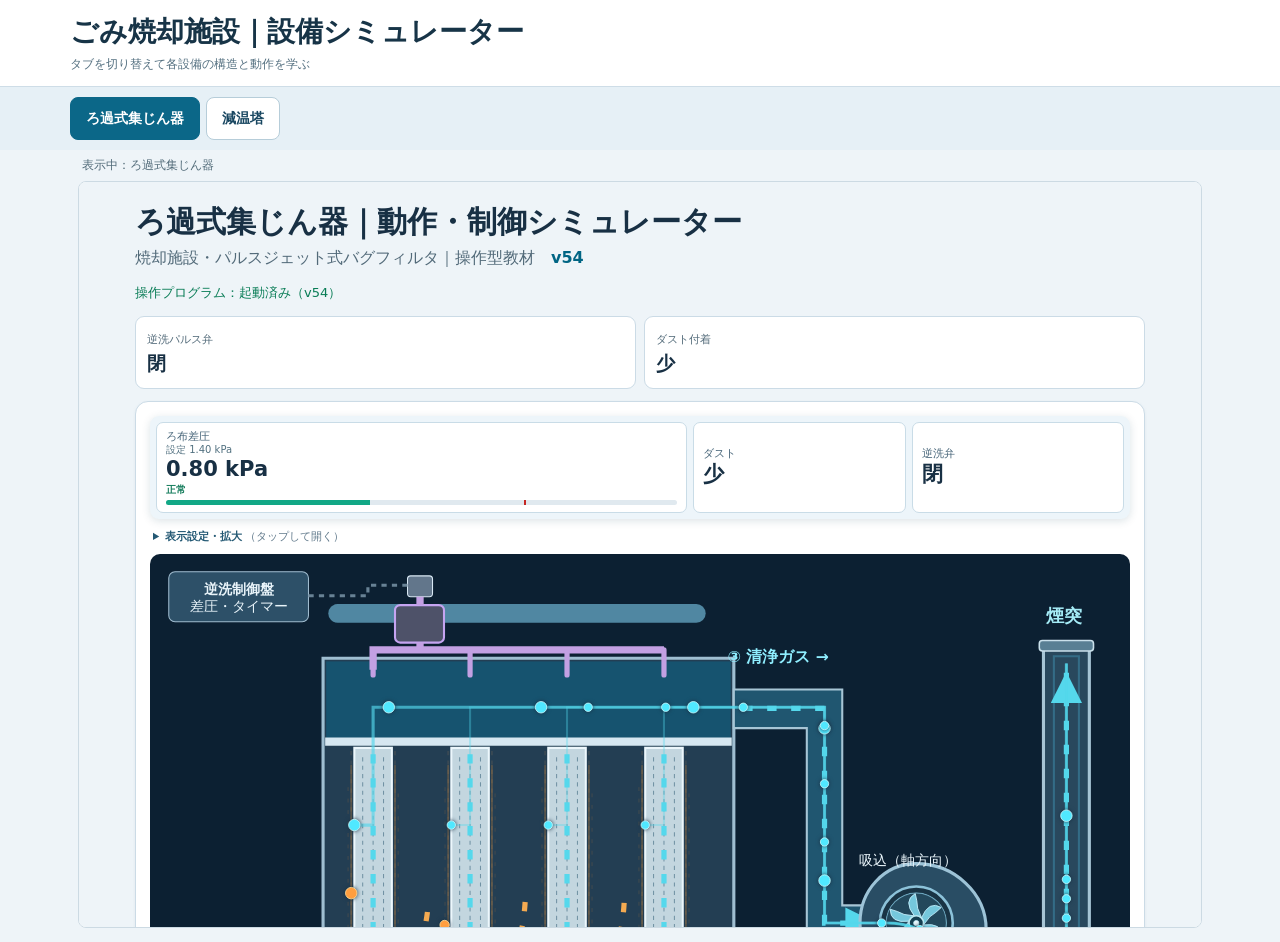
<file: plant-simulator/index.html>
<!doctype html>
<html lang="ja"><head><meta charset="utf-8"><meta name="viewport" content="width=device-width,initial-scale=1"><title>ごみ焼却施設｜設備シミュレーター</title>
<style>
:root{font-family:system-ui,-apple-system,"Hiragino Kaku Gothic ProN",Meiryo,sans-serif;color:#173447;background:#eef4f8}*{box-sizing:border-box}body{margin:0}
header{padding:13px max(12px,calc((100vw - 1140px)/2));background:white;border-bottom:1px solid #cedde7}h1{font-size:clamp(19px,3vw,28px);margin:0 0 5px}.sub{font-size:12px;color:#547080}
.tabs{display:flex;gap:6px;overflow-x:auto;white-space:nowrap;padding:10px max(10px,calc((100vw - 1140px)/2));background:#e6f0f6;scrollbar-width:thin}
.tab{border:1px solid #b6cdd9;background:white;color:#194761;border-radius:8px;padding:11px 15px;font-size:14px;font-weight:700;cursor:pointer;min-height:43px}
.tab[aria-selected="true"]{background:#0b6788;color:#fff;border-color:#0b6788}.tab:focus-visible{outline:3px solid orange;outline-offset:2px}
main{max-width:1140px;margin:auto;padding:0 8px 14px}.frame{width:100%;height:calc(100vh - 153px);min-height:680px;border:1px solid #ccdae3;border-radius:8px;background:#fff;display:block}
.status{font-size:12px;color:#526b79;margin:7px 4px}
@media(max-width:700px){header{padding:9px 10px}.tab{font-size:12px;padding:9px 10px}.frame{height:calc(100dvh - 127px);min-height:590px}main{padding:0 3px 8px}}
</style></head><body>
<header><h1>ごみ焼却施設｜設備シミュレーター</h1><div class="sub">タブを切り替えて各設備の構造と動作を学ぶ</div></header>
<nav class="tabs" role="tablist" aria-label="設備を選ぶ">
<button class="tab" role="tab" id="tab-bag" aria-controls="simframe" aria-selected="true" data-sim="bag">ろ過式集じん器</button>
<button class="tab" role="tab" id="tab-quench" aria-controls="simframe" aria-selected="false" data-sim="quench">減温塔</button>
</nav>
<main><div id="status" class="status" aria-live="polite">表示中：ろ過式集じん器</div>
<iframe id="simframe" class="frame" title="ろ過式集じん器 シミュレーター" src="../bagfilter/v54.html" loading="eager" allow="fullscreen"></iframe>
</main>
<script>
(()=>{const tabs=[...document.querySelectorAll('[data-sim]')],frame=document.getElementById('simframe'),status=document.getElementById('status');const cfg={bag:{label:'ろ過式集じん器',url:'../bagfilter/v54.html'},quench:{label:'減温塔',url:'./quench.html?v=4'}};function select(key,focus){if(!cfg[key])return;tabs.forEach(t=>{let active=t.dataset.sim===key;t.setAttribute('aria-selected',String(active));t.tabIndex=active?0:-1;if(active&&focus)t.focus()});frame.src=cfg[key].url;frame.title=cfg[key].label+' シミュレーター';status.textContent='表示中：'+cfg[key].label;history.replaceState(null,'','#'+key)};tabs.forEach((tab,i)=>{tab.addEventListener('click',()=>select(tab.dataset.sim,false));tab.addEventListener('keydown',e=>{if(!['ArrowLeft','ArrowRight','Home','End'].includes(e.key))return;e.preventDefault();const n=e.key==='Home'?0:e.key==='End'?tabs.length-1:(i+(e.key==='ArrowRight'?1:tabs.length-1))%tabs.length;select(tabs[n].dataset.sim,true)})});if(cfg[location.hash.slice(1)]&&location.hash.slice(1)!=='bag')select(location.hash.slice(1),false)})();
</script></body></html>
</file>
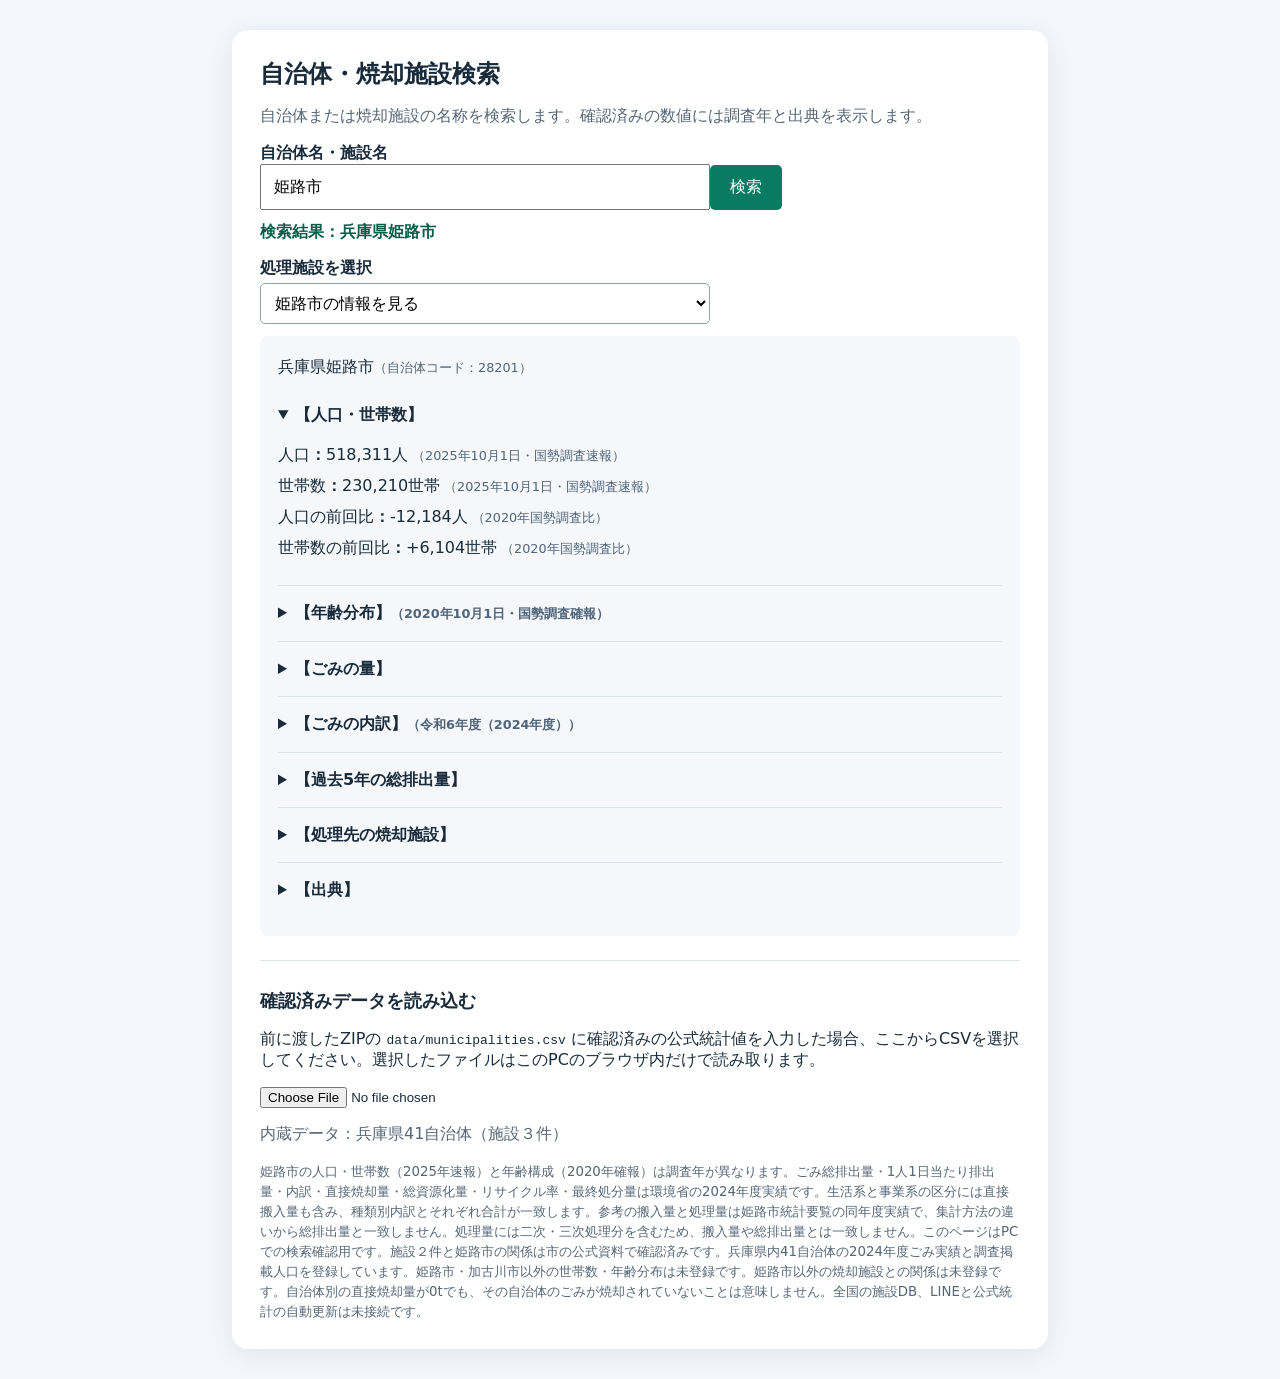
<file: index (1).html>
<!doctype html><html lang="ja"><head><meta charset="utf-8"><meta name="viewport" content="width=device-width,initial-scale=1"><title>自治体・焼却施設検索・PC版</title><style>body{font-family:system-ui,'Yu Gothic',sans-serif;background:#f3f6fa;color:#192b3b;margin:0;padding:30px 16px}main{max-width:760px;margin:auto;background:#fff;border-radius:16px;padding:28px;box-shadow:0 5px 25px #142a4015}h1{font-size:1.5rem;margin-top:0}h2{font-size:1.1rem}input[type=text]{font-size:1rem;padding:12px;width:min(80%,450px);box-sizing:border-box}button{padding:12px 20px;border:0;background:#087c62;color:#fff;border-radius:5px;font-size:1rem;cursor:pointer}.result{line-height:1.65;background:#f5f7fa;padding:18px;border-radius:8px}.result details{border-top:1px solid #dce4e9;padding:10px 0}.result details:first-of-type{border-top:0}.result summary{font-weight:700;cursor:pointer;padding:4px 0}.result summary:focus-visible{outline:2px solid #087c62}.result details[open] summary{margin-bottom:9px}.result .rows{display:block}.result .row{margin:.3em 0;overflow-wrap:anywhere}.result .title,.result .note,.result .space,.result .subsection{grid-column:1/-1}.result .title{margin:0 0 8px}.result .subsection{font-weight:700;margin-top:12px}.result .space{height:.55em}.result .key{text-align:left;overflow-wrap:anywhere}.result .colon{font-weight:600}.result .value,.result .note{overflow-wrap:anywhere}.result .num{display:inline-block;text-align:left;font-variant-numeric:tabular-nums;white-space:nowrap}.result .unit{white-space:nowrap}.result .value>.paren{margin-left:.3em}.result .paren{font-size:.8em;color:#50647a}@media(max-width:600px){.result{font-size:.9rem;padding:12px}}small,.muted{color:#566677}.box{border-top:1px solid #dce4e9;margin-top:24px;padding-top:14px}label{font-weight:600}#search-feedback{margin:12px 0;color:#075c48;font-weight:700;min-height:1.5em}.related{display:flex;flex-wrap:wrap;gap:8px;margin-top:12px}.related:empty{display:none}#facility-choice:not(:empty){display:block;margin-bottom:12px}#facility-choice label{display:block;margin-bottom:4px}#facility-choice select{display:block;box-sizing:border-box;width:min(80%,450px);max-width:100%}.related button{background:#e5f4ef;color:#075c48;padding:9px 14px;border:1px solid #a7d9c8}.related select{padding:10px;font-size:1rem;max-width:100%;border:1px solid #8ba7a1;border-radius:5px;background:white}.related label{align-self:center}</style></head><body><main><h1>自治体・焼却施設検索</h1><p class="muted">自治体または焼却施設の名称を検索します。確認済みの数値には調査年と出典を表示します。</p><form id="search"><label for="q">自治体名・施設名</label><br><input id="q" type="text" value="姫路市" placeholder="例：姫路市／加古川市／エコクリーンピアはりま" autocomplete="off"><button id="search-button" type="submit">検索</button></form><p id="search-feedback" role="status" aria-live="polite">検索機能の準備中です。この表示が変わらない場合は、HTMLファイルを保存してChromeで開いてください。</p><div id="facility-choice" class="related" aria-label="処理施設を選択"></div><div id="result" class="result" role="status"><div class="title">兵庫県姫路市<span class="paren">（自治体コード：28201）</span></div><details class="group" open><summary>【人口・世帯数】</summary><div class="rows"><span class="key">人口</span><span class="colon">：</span><span class="value"><span class="num">518,311</span><span class="unit">人</span><span class="paren">（2025年10月1日・国勢調査速報）</span></span><span class="key">世帯数</span><span class="colon">：</span><span class="value"><span class="num">230,210</span><span class="unit">世帯</span><span class="paren">（2025年10月1日・国勢調査速報）</span></span><span class="key">人口の前回比</span><span class="colon">：</span><span class="value"><span class="num">-12,184</span><span class="unit">人</span><span class="paren">（2020年国勢調査比）</span></span><span class="key">世帯数の前回比</span><span class="colon">：</span><span class="value"><span class="num">+6,104</span><span class="unit">世帯</span><span class="paren">（2020年国勢調査比）</span></span><div class="space"></div></div></details><details class="group"><summary>【年齢分布】<span class="paren">（2020年10月1日・国勢調査確報）</span></summary><div class="rows"><span class="key">0～14歳</span><span class="colon">：</span><span class="value"><span class="num">69,458</span><span class="unit">人</span><span class="paren">（13.1％）</span></span><span class="key">15～64歳</span><span class="colon">：</span><span class="value"><span class="num">316,502</span><span class="unit">人</span><span class="paren">（59.7％）</span></span><span class="key">65歳以上</span><span class="colon">：</span><span class="value"><span class="num">144,535</span><span class="unit">人</span><span class="paren">（27.2％）</span></span><div class="space"></div><div class="subsection">【15～64歳の内訳<span class="paren">（５歳階級）</span>】</div><span class="key">15～19歳</span><span class="colon">：</span><span class="value"><span class="num">26,007</span><span class="unit">人</span></span><span class="key">20～24歳</span><span class="colon">：</span><span class="value"><span class="num">26,648</span><span class="unit">人</span></span><span class="key">25～29歳</span><span class="colon">：</span><span class="value"><span class="num">26,366</span><span class="unit">人</span></span><span class="key">30～34歳</span><span class="colon">：</span><span class="value"><span class="num">27,529</span><span class="unit">人</span></span><span class="key">35～39歳</span><span class="colon">：</span><span class="value"><span class="num">30,713</span><span class="unit">人</span></span><span class="key">40～44歳</span><span class="colon">：</span><span class="value"><span class="num">35,268</span><span class="unit">人</span></span><span class="key">45～49歳</span><span class="colon">：</span><span class="value"><span class="num">43,532</span><span class="unit">人</span></span><span class="key">50～54歳</span><span class="colon">：</span><span class="value"><span class="num">37,222</span><span class="unit">人</span></span><span class="key">55～59歳</span><span class="colon">：</span><span class="value"><span class="num">33,463</span><span class="unit">人</span></span><span class="key">60～64歳</span><span class="colon">：</span><span class="value"><span class="num">29,754</span><span class="unit">人</span></span><div class="space"></div></div></details><details class="group"><summary>【ごみの量】</summary><div class="rows"><span class="key">ごみ総排出量</span><span class="colon">：</span><span class="value"><span class="num">162,699</span><span class="unit">t/年</span><span class="paren">（令和6年度（2024年度）・環境省集計）</span></span><span class="key">1人1日当たりごみ排出量</span><span class="colon">：</span><span class="value"><span class="num">855</span><span class="unit">g/人日</span><span class="paren">（令和6年度（2024年度）・環境省集計、端数四捨五入）</span></span><span class="key">直接焼却量</span><span class="colon">：</span><span class="value"><span class="num">141,886</span><span class="unit">t/年</span><span class="paren">（令和6年度（2024年度）・環境省集計）</span></span><span class="key">資源化量</span><span class="colon">：</span><span class="value"><span class="num">23,084</span><span class="unit">t/年</span><span class="paren">（令和6年度（2024年度）・環境省集計）</span></span><span class="key">リサイクル率</span><span class="colon">：</span><span class="value"><span class="num">14.2</span><span class="unit">％</span><span class="paren">（令和6年度（2024年度）・環境省集計）</span></span><span class="key">最終処分量</span><span class="colon">：</span><span class="value"><span class="num">12,387</span><span class="unit">t/年</span><span class="paren">（令和6年度（2024年度）・環境省集計）</span></span><span class="key">参考・搬入量</span><span class="colon">：</span><span class="value"><span class="num">162,731</span><span class="unit">t/年</span><span class="paren">（令和6年度（2024年度））</span></span><span class="key">参考・処理量</span><span class="colon">：</span><span class="value"><span class="num">190,312</span><span class="unit">t/年</span><span class="paren">（二次・三次処理含む）</span><span class="paren">（令和6年度（2024年度））</span></span><div class="space"></div></div></details><details class="group"><summary>【ごみの内訳】<span class="paren">（令和6年度（2024年度））</span></summary><div class="rows"><span class="key">生活系ごみ搬入量</span><span class="colon">：</span><span class="value"><span class="num">108,831</span><span class="unit">t/年</span></span><span class="key">事業系ごみ搬入量</span><span class="colon">：</span><span class="value"><span class="num">53,868</span><span class="unit">t/年</span></span><span class="key">可燃ごみ</span><span class="colon">：</span><span class="value"><span class="num">136,757</span><span class="unit">t/年</span></span><span class="key">不燃ごみ</span><span class="colon">：</span><span class="value"><span class="num">2,682</span><span class="unit">t/年</span></span><span class="key">資源ごみ</span><span class="colon">：</span><span class="value"><span class="num">10,292</span><span class="unit">t/年</span></span><span class="key">粗大ごみ</span><span class="colon">：</span><span class="value"><span class="num">12,798</span><span class="unit">t/年</span></span><span class="key">その他のごみ</span><span class="colon">：</span><span class="value"><span class="num">170</span><span class="unit">t/年</span></span></div></details><details class="group"><summary>【過去5年の総排出量】</summary><div class="rows"><span class="key">2020年度</span><span class="colon">：</span><span class="value"><span class="num">178,625</span><span class="unit">t/年</span></span><span class="key">2021年度</span><span class="colon">：</span><span class="value"><span class="num">176,434</span><span class="unit">t/年</span></span><span class="key">2022年度</span><span class="colon">：</span><span class="value"><span class="num">173,113</span><span class="unit">t/年</span></span><span class="key">2023年度</span><span class="colon">：</span><span class="value"><span class="num">168,353</span><span class="unit">t/年</span></span><span class="key">2024年度</span><span class="colon">：</span><span class="value"><span class="num">162,699</span><span class="unit">t/年</span></span></div></details><details class="group"><summary>【処理先の焼却施設】</summary><div class="rows"><div class="title">市川美化センター<span class="paren">（下の選択欄から詳細を見る）</span>、エコパークあぼし ごみ焼却施設<span class="paren">（下の選択欄から詳細を見る）</span></div><div class="space"></div></div></details><details class="group"><summary>【出典】</summary><div class="rows"><span class="key">人口・世帯数</span><span class="colon">：</span><span class="value">姫路市 https://www.city.himeji.lg.jp/shisei/0000033369.html</span><span class="key">年齢分布</span><span class="colon">：</span><span class="value">姫路市 https://www.city.himeji.lg.jp/shisei/cmsfiles/contents/0000020/20119/kekkagaiyou.pdf</span><span class="key">参考の搬入量・処理量</span><span class="colon">：</span><span class="value">姫路市統計要覧 表13-2 https://www.city.himeji.lg.jp/shisei/cmsfiles/contents/0000032/32987/zen.pdf</span><span class="key">ごみ排出・処理</span><span class="colon">：</span><span class="value">環境省 一般廃棄物処理事業実態調査（令和6年度・兵庫県、ごみ処理概要） https://www.env.go.jp/recycle/waste_tech/ippan/r6/data/shori/city/28/01.xlsx</span><span class="key">過去5年の総排出量</span><span class="colon">：</span><span class="value">環境省 年度別・兵庫県集計結果（ごみ処理概要） https://www.env.go.jp/recycle/waste_tech/ippan/r2/index.html ～ https://www.env.go.jp/recycle/waste_tech/ippan/r6/index.html</span></div></details></div><noscript><p style="color:#a33221;font-weight:bold">この画面では検索機能が使えません。ファイルを保存し、Chromeで開いてください。</p></noscript><div id="related" class="related" aria-label="関連する検索"></div><div class="box"><h2>確認済みデータを読み込む</h2><p>前に渡したZIPの <code>data/municipalities.csv</code> に確認済みの公式統計値を入力した場合、ここからCSVを選択してください。選択したファイルはこのPCのブラウザ内だけで読み取ります。</p><input id="csv" type="file" accept=".csv,text/csv"><p id="loaded" class="muted">内蔵データ：兵庫県41自治体（施設３件）</p></div><small>姫路市の人口・世帯数（2025年速報）と年齢構成（2020年確報）は調査年が異なります。ごみ総排出量・1人1日当たり排出量・内訳・直接焼却量・総資源化量・リサイクル率・最終処分量は環境省の2024年度実績です。生活系と事業系の区分には直接搬入量も含み、種類別内訳とそれぞれ合計が一致します。参考の搬入量と処理量は姫路市統計要覧の同年度実績で、集計方法の違いから総排出量と一致しません。処理量には二次・三次処理分を含むため、搬入量や総排出量とは一致しません。このページはPCでの検索確認用です。施設２件と姫路市の関係は市の公式資料で確認済みです。兵庫県内41自治体の2024年度ごみ実績と調査掲載人口を登録しています。姫路市・加古川市以外の世帯数・年齢分布は未登録です。姫路市以外の焼却施設との関係は未登録です。自治体別の直接焼却量が0tでも、その自治体のごみが焼却されていないことは意味しません。全国の施設DB、LINEと公式統計の自動更新は未接続です。</small></main><script>
'use strict'; let facilities=[{id:'himeji_ichikawa',name:'市川美化センター',address:'兵庫県姫路市東郷町1451番地3',owner:'姫路市',operator:'',capacity_tpd:'330',furnace_count:'2',furnace_type:'ストーカ式',process:'全連続燃焼式焼却炉',operation_start:'1992年4月',completion:'1992年3月',power_kw:'1200',source:'姫路市 新美化センター整備基本計画 https://www.city.himeji.lg.jp/kurashi/cmsfiles/contents/0000031/31573/kihonkeikaku.pdf ／ 姫路市 住民説明会資料 https://www.city.himeji.lg.jp/kurashi/cmsfiles/contents/0000026/26580/setumeikaisiryou2.pdf',source_date:'2026年9月確認'},{id:'himeji_aboshi',name:'エコパークあぼし ごみ焼却施設',address:'兵庫県姫路市網干区網干浜4番地1',owner:'姫路市',operator:'',capacity_tpd:'402',furnace_count:'3',furnace_type:'シャフト炉式ガス化溶融炉',process:'直接溶融・資源化システム',operation_start:'2010年4月',completion:'2010年3月',power_kw:'10500',source:'姫路市 新美化センター整備基本計画 https://www.city.himeji.lg.jp/kurashi/cmsfiles/contents/0000031/31573/kihonkeikaku.pdf ／ 姫路市 住民説明会資料 https://www.city.himeji.lg.jp/kurashi/cmsfiles/contents/0000026/26580/setumeikaisiryou2.pdf',source_date:'2026年9月確認'},{id:'toban_ecocleanpia',name:'エコクリーンピアはりま（東播臨海広域クリーンセンター）',address:'兵庫県高砂市梅井6丁目1番1号',owner:'高砂市（加古川市・稲美町・播磨町から事務受託）',operator:'株式会社高砂環境サービス',capacity_tpd:'429',furnace_count:'3',furnace_type:'回転式ストーカ炉',process:'焼却（可燃ごみ・破砕残渣）',completion:'2022年5月',operation_start:'2022年6月',power_kw:'12000',source:'高砂市 施設概要 https://www.city.takasago.lg.jp/material/files/group/33/yoryo.pdf ／ 高砂市 事務の委託 https://www.city.takasago.lg.jp/soshikikarasagasu/ecocleanpia/eco/eco5/2745.html ／ 加古川市 広域ごみ処理事業 https://www.city.kakogawa.lg.jp/soshikikarasagasu/kankyobu/kankyodaiichika/1413346145115.html',source_date:'2026年9月確認'}]; let serviceLinks=[{municipality_code:'28201',facility_id:'himeji_ichikawa',evidence:'姫路市 住民説明会資料 4頁',valid_from:'',valid_to:''},{municipality_code:'28201',facility_id:'himeji_aboshi',evidence:'姫路市 住民説明会資料 4頁',valid_from:'',valid_to:''},{municipality_code:'28210',facility_id:'toban_ecocleanpia',evidence:'加古川市 広域ごみ処理事業 ／ 高砂市 施設概要',valid_from:'2022年6月',valid_to:''},{municipality_code:'28216',facility_id:'toban_ecocleanpia',evidence:'加古川市 広域ごみ処理事業 ／ 高砂市 施設概要',valid_from:'2022年6月',valid_to:''},{municipality_code:'28381',facility_id:'toban_ecocleanpia',evidence:'加古川市 広域ごみ処理事業 ／ 高砂市 施設概要',valid_from:'2022年6月',valid_to:''},{municipality_code:'28382',facility_id:'toban_ecocleanpia',evidence:'加古川市 広域ごみ処理事業 ／ 高砂市 施設概要',valid_from:'2022年6月',valid_to:''}]; /* 施設: id, name, address, owner, operator, capacity_tpd, furnace_count, furnace_type, operation_start, source, source_date。紐付け: municipality_code, facility_id, evidence, valid_from, valid_to。確認済みの関係だけ登録する。 */ let rows=[{prefecture:'兵庫県',municipality:'姫路市',municipality_code:'28201',households:'230210',households_year:'2025年10月1日・国勢調査速報',population_change:'-12184',households_change:'+6104',population_previous_year:'2020年国勢調査',age_base_population:'530495',population:'518311',population_year:'2025年10月1日・国勢調査速報',age_0_14:'69458',age_15_64:'316502',age_65_plus:'144535',age_year:'2020年10月1日・国勢調査確報',age_5_year:[['15～19歳',26007],['20～24歳',26648],['25～29歳',26366],['30～34歳',27529],['35～39歳',30713],['40～44歳',35268],['45～49歳',43532],['50～54歳',37222],['55～59歳',33463],['60～64歳',29754]],waste_tonnes:'162699',waste_trend:[[2020,178625],[2021,176434],[2022,173113],[2023,168353],[2024,162699]],waste_trend_source:'環境省 年度別・兵庫県集計結果（ごみ処理概要） https://www.env.go.jp/recycle/waste_tech/ippan/r2/index.html ／ https://www.env.go.jp/recycle/waste_tech/ippan/r3/index.html ／ https://www.env.go.jp/recycle/waste_tech/ippan/r4/index.html ／ https://www.env.go.jp/recycle/waste_tech/ippan/r5/index.html ／ https://www.env.go.jp/recycle/waste_tech/ippan/r6/index.html',waste_year:'令和6年度（2024年度）',waste_per_capita_g_day:'855',direct_incineration_tonnes:'141886',recycled_tonnes:'23084',waste_household_tonnes:'108831',waste_business_tonnes:'53868',waste_types:[['可燃ごみ',136757],['不燃ごみ',2682],['資源ごみ',10292],['粗大ごみ',12798],['その他のごみ',170]],recycling_rate:'14.189122738001572',final_disposal_tonnes:'12387',waste_inflow_tonnes:'162731',waste_processed_tonnes:'190312',waste_extra_year:'令和6年度（2024年度）',waste_extra_source:'姫路市統計要覧 表13-2 https://www.city.himeji.lg.jp/shisei/cmsfiles/contents/0000032/32987/zen.pdf',population_source:'姫路市 https://www.city.himeji.lg.jp/shisei/0000033369.html',age_source:'姫路市 https://www.city.himeji.lg.jp/shisei/cmsfiles/contents/0000020/20119/kekkagaiyou.pdf',waste_source:'環境省 一般廃棄物処理事業実態調査（令和6年度・兵庫県／ごみ処理概要、地方公共団体コード28201） https://www.env.go.jp/recycle/waste_tech/ippan/r6/data/shori/city/28/01.xlsx'}];

// 令和6年度 環境省「兵庫県集計結果（ごみ処理状況）」の自治体行。施設の対応関係は別途確認する。
const hyogoWaste2024=`28100|神戸市|1493990|472871|867|384336|56987|12.0|63950
28202|尼崎市|457549|129401|775|112037|16857|12.5|15055
28203|明石市|307183|89460|798|76231|7312|7.8|12567
28204|西宮市|482423|143550|815|112023|22999|15.0|17541
28205|洲本市|41039|14862|992|12640|1861|12.5|1572
28206|芦屋市|94078|28770|838|23038|4572|15.9|3723
28207|伊丹市|200507|57026|779|45219|9469|16.6|6046
28208|相生市|27109|9350|945|8042|1106|11.8|690
28209|豊岡市|75177|25545|931|21460|2818|10.0|2917
28210|加古川市|257310|71789|764|56855|12415|17.3|3914
28212|赤穂市|44253|15092|934|12068|1964|11.0|1646
28213|西脇市|37789|11121|806|9663|1217|10.9|1173
28214|宝塚市|220927|69362|860|44282|21297|30.7|7762
28215|三木市|72738|25718|969|19146|2854|11.1|3541
28216|高砂市|86578|24067|762|18692|4923|17.1|1356
28217|川西市|153026|43853|785|32223|11053|24.0|806
28218|小野市|46845|14236|833|11982|951|6.5|2055
28219|三田市|106557|29499|758|24636|3833|13.0|3096
28220|加西市|41589|12270|808|8973|2240|18.0|1552
28221|丹波篠山市|39214|13433|939|10333|1174|8.7|2538
28222|養父市|21101|6167|801|2497|1710|20.0|137
28223|丹波市|60269|15931|724|12741|2758|16.6|1806
28224|南あわじ市|43892|15749|983|13154|2066|13.1|1724
28225|朝来市|27845|8496|836|3358|2120|17.5|470
28226|淡路市|41430|16793|1111|12889|3522|21.0|1666
28227|宍粟市|33968|9346|754|7041|2233|12.8|302
28228|加東市|39422|9821|683|8398|935|9.3|1197
28229|たつの市|72258|23613|895|19412|4513|17.0|53
28301|猪名川町|28713|8763|836|6806|1927|22.0|165
28365|多可町|18924|4840|701|4003|727|15.0|491
28381|稲美町|30529|8646|776|7077|1407|12.7|536
28382|播磨町|34737|9093|717|6866|1581|17.4|560
28442|市川町|10740|2856|729|0|1685|14.8|299
28443|福崎町|18625|6756|994|5469|595|8.8|331
28446|神河町|10193|2623|705|0|1581|12.4|112
28464|太子町|33428|9273|760|7504|1834|19.8|214
28481|上郡町|13597|4105|827|3104|788|8.1|382
28501|佐用町|14551|4991|940|3623|1050|10.4|503
28585|香美町|15357|4765|850|3755|721|14.0|644
28586|新温泉町|12669|4729|1023|3781|759|15.0|535`;
for(const line of hyogoWaste2024.trim().split('\n')){
 const [municipality_code,municipality,population,waste_tonnes,waste_per_capita_g_day,direct_incineration_tonnes,recycled_tonnes,recycling_rate,final_disposal_tonnes]=line.split('|');
 rows.push({prefecture:'兵庫県',municipality,municipality_code,population,population_year:'令和6年度環境省調査（原則2024年10月1日・一部2025年3月31日）',population_source:'環境省 一般廃棄物処理事業実態調査（令和6年度） https://www.env.go.jp/recycle/waste_tech/ippan/r6/data/shori/city/28/01.xlsx ／ 人口の基準日 https://www.env.go.jp/recycle/waste_tech/ippan/r6/data/env_press.pdf',waste_tonnes,waste_year:'令和6年度（2024年度）',waste_per_capita_g_day,direct_incineration_tonnes,recycled_tonnes,recycling_rate,final_disposal_tonnes,waste_source:'環境省 一般廃棄物処理事業実態調査（令和6年度・兵庫県、ごみ処理概要・資源化量内訳） https://www.env.go.jp/recycle/waste_tech/ippan/r6/data/shori/city/28/01.xlsx'});
}
// 加古川市の最新国勢調査と年齢３区分。ごみ実績は2024年度のまま保持する。
Object.assign(rows.find(r=>r.municipality_code==='28210'),{
 population:'253220',population_year:'2025年10月1日・国勢調査速報',households:'108337',households_year:'2025年10月1日・国勢調査速報',
 population_change:'-7658',households_change:'+1142',population_previous_year:'2020年国勢調査',
 age_0_14:'32871',age_15_64:'151933',age_65_plus:'72332',age_base_population:'257136',age_year:'2020年10月1日・国勢調査確報／割合は年齢不詳を除く',
 population_source:'加古川市 2025年国勢調査速報 https://www.city.kakogawa.lg.jp/soshikikarasagasu/somubu/somuka/kakogawashitokeijoho/kokuseichosa/50430.html ／ 加古川市 2020年国勢調査 https://www.city.kakogawa.lg.jp/shiseijoho/gaiyou/kakogawashinotokeijoho/kokuseichosa/43735.html',
 age_source:'三木市統計書（総務省統計局「国勢調査報告」による、市別・男女別年齢３区分） https://www.city.miki.lg.jp/uploaded/attachment/50552.pdf'
});
function parseCSV(s){s=s.replace(/^\uFEFF/,'');const out=[];let row=[],cell='',quoted=false;for(let i=0;i<s.length;i++){const c=s[i];if(quoted){if(c==='"'&&s[i+1]==='"'){cell+='"';i++}else if(c==='"')quoted=false;else cell+=c}else if(c==='"')quoted=true;else if(c===','){row.push(cell);cell=''}else if(c==='\n'){row.push(cell.replace(/\r$/,''));out.push(row);row=[];cell=''}else cell+=c}if(quoted)throw Error('CSVの引用符が閉じられていません');if(cell||row.length){row.push(cell.replace(/\r$/,''));out.push(row)}return out}
const columns=['prefecture','municipality','population','population_year','age_0_14','age_15_64','age_65_plus','age_year','waste_tonnes','waste_year','population_source','age_source','waste_source'];
function fmt(v,unit){if(!v||!v.trim())return '未登録';const n=Number(v.replaceAll(',',''));return Number.isFinite(n)&&n>=0?new Intl.NumberFormat('ja-JP',{maximumFractionDigits:0}).format(n)+unit:'データ要確認'}
function norm(v){return (v||'').replace(/\s/g,'').replaceAll('ヶ','ケ').replaceAll('ヵ','カ')}
function label(v){return v?'（'+v+'）':''}
function find(q){const n=norm(q);if(!n)return [];const exact=rows.filter(r=>norm(r.municipality)===n||norm(r.prefecture+r.municipality)===n);return exact.length?exact:rows.filter(r=>norm(r.prefecture+r.municipality).includes(n)).slice(0,10)}
function renderMunicipality(q){
 if(!rows.length)return '自治体データは未登録です。確認済みのCSVを読み込んでください。';
 if(!q)return '自治体名を入力してください。';
 const m=find(q);
 if(!m.length)return '該当する自治体が見つかりません。都道府県名を付けて検索するか、登録データを確認してください。';
 if(m.length>1)return '候補が複数あります。都道府県名を付けて入力してください。\n'+m.map(r=>r.prefecture+r.municipality).join('\n');
 const r=m[0],out=[r.prefecture+r.municipality+'（自治体コード：'+(r.municipality_code||'未登録')+'）'];
 out.push('【人口・世帯数】','人口：'+fmt(r.population,'人')+label(r.population_year),'世帯数：'+fmt(r.households||'','世帯')+(r.households?label(r.households_year||r.population_year):''));
 if(r.population_change)out.push('人口の前回比：'+new Intl.NumberFormat('ja-JP',{signDisplay:'always'}).format(Number(r.population_change))+'人（'+r.population_previous_year+'比）');
 if(r.households_change)out.push('世帯数の前回比：'+new Intl.NumberFormat('ja-JP',{signDisplay:'always'}).format(Number(r.households_change))+'世帯（'+r.population_previous_year+'比）');
 const ages=[['0～14歳','age_0_14'],['15～64歳','age_15_64'],['65歳以上','age_65_plus']];
 out.push('','【年齢分布】'+label(r.age_year));
 for(const [labelText,key] of ages){const num=Number(r[key]);const ratio=num&&Number(r.age_base_population)?'（'+(num/Number(r.age_base_population)*100).toFixed(1)+'％）':'';out.push(labelText+'：'+fmt(r[key]||'','人')+ratio)}
 if(Array.isArray(r.age_5_year)&&r.age_5_year.length){out.push('','【15～64歳の内訳（５歳階級）】');for(const [band,count] of r.age_5_year)out.push(band+'：'+fmt(String(count),'人'))}
 out.push('','【ごみの量】');
 out.push('ごみ総排出量：'+(r.waste_tonnes?fmt(r.waste_tonnes,'t/年')+label(r.waste_year):'未登録（搬入量・処理量とは別の指標）'));
 out.push('1人1日当たりごみ排出量：'+(r.waste_per_capita_g_day?fmt(r.waste_per_capita_g_day,'g/人日')+label(r.waste_year):'未登録'));
 if(r.direct_incineration_tonnes)out.push('直接焼却量：'+fmt(r.direct_incineration_tonnes,'t/年')+label(r.waste_year));
 if(r.recycled_tonnes)out.push('資源化量：'+fmt(r.recycled_tonnes,'t/年')+label(r.waste_year));
 if(r.recycling_rate)out.push('リサイクル率：'+Number(r.recycling_rate).toFixed(1)+'％'+label(r.waste_year));
 if(r.final_disposal_tonnes)out.push('最終処分量：'+fmt(r.final_disposal_tonnes,'t/年')+label(r.waste_year));
 if(r.waste_inflow_tonnes)out.push('参考・搬入量：'+fmt(r.waste_inflow_tonnes,'t/年')+label(r.waste_extra_year));
 if(r.waste_processed_tonnes)out.push('参考・処理量：'+fmt(r.waste_processed_tonnes,'t/年')+'（二次・三次処理含む）'+label(r.waste_extra_year));
 if(r.waste_household_tonnes&&r.waste_business_tonnes){out.push('','【ごみの内訳】'+label(r.waste_year));out.push('生活系ごみ搬入量：'+fmt(r.waste_household_tonnes,'t/年'),'事業系ごみ搬入量：'+fmt(r.waste_business_tonnes,'t/年'));for(const [name,tonnes] of r.waste_types||[])out.push(name+'：'+fmt(String(tonnes),'t/年'))}
 if(Array.isArray(r.waste_trend)&&r.waste_trend.length){out.push('','【過去5年の総排出量】');for(const [year,tonnes] of r.waste_trend)out.push(year+'年度：'+fmt(String(tonnes),'t/年'))}
 else out.push('過去5年の総排出量：未登録');
 const linked=serviceLinks.filter(x=>x.municipality_code===r.municipality_code).map(x=>facilities.find(f=>f.id===x.facility_id)).filter(Boolean); out.push('','【処理先の焼却施設】',linked.length?linked.map(f=>f.name+'（下の選択欄から詳細を見る）').join('、'):'対応関係：未確認');
 out.push('','【出典】',(r.households?'人口・世帯数':'人口')+'：'+(r.population_source||'未登録'),'年齢分布：'+(r.age_source||'未登録'));
 if(r.waste_extra_source)out.push('参考の搬入量・処理量：'+r.waste_extra_source);
 if(r.waste_tonnes)out.push('ごみ排出・処理：'+(r.waste_source||'未登録'));
 if(r.waste_trend_source)out.push('過去5年の総排出量：'+r.waste_trend_source);
 return out.join('\n')
}
function renderFacility(f){const linked=serviceLinks.filter(x=>x.facility_id===f.id).map(x=>rows.find(r=>r.municipality_code===x.municipality_code)).filter(Boolean);const field=(label,key,unit='')=>label+'：'+(f[key]?f[key]+unit:'未確認');return [f.name,'【施設の基本情報】',field('所在地','address'),field('事業主体','owner'),field('運営主体','operator'),'【処理対象】','対象自治体：'+(linked.length?linked.map(x=>x.prefecture+x.municipality+'（自治体名で検索して詳細を見る）').join('、'):'未確認'),field('処理能力','capacity_tpd','t/日'),field('炉数','furnace_count','炉'),field('炉形式','furnace_type'),field('処理方式','process'),field('竣工','completion'),field('稼働開始','operation_start'),field('発電出力','power_kw','kW'),'【出典】',f.source||'未登録'].join('\n')}
function answer(q){if(!q)return '自治体名または施設名を入力してください。';const m=find(q);const n=norm(q);const fs=facilities.filter(f=>norm(f.name)===n||norm(f.name).includes(n));if(m.length===1&&!fs.length)return renderMunicipality(q);if(!m.length&&fs.length===1)return renderFacility(fs[0]);if(m.length||fs.length)return '候補が複数あります。名称を詳しく入力してください。\n'+m.map(r=>'自治体：'+r.prefecture+r.municipality).concat(fs.map(f=>'施設：'+f.name)).slice(0,10).join('\n');return '登録済みデータに見つかりません。自治体は兵庫県内41件、施設は３件を登録しています。'}
function appendStyled(parent,value){if(parent.className==='value'){const m=value.match(/^([+-]?\d[\d,]*(?:\.\d+)?)(人|世帯|t\/年|g\/人日|％|t\/日|炉|kW)(.*)$/);if(m){const number=document.createElement('span');number.className='num';number.textContent=m[1];parent.appendChild(number);const unit=document.createElement('span');unit.className='unit';unit.textContent=m[2];parent.appendChild(unit);value=m[3]}}let plain='',note='',depth=0;const flush=()=>{if(plain){parent.appendChild(document.createTextNode(plain));plain=''}};for(const ch of value){if(ch==='（'){if(depth===0)flush();depth++;note+=ch}else if(ch==='）'&&depth>0){note+=ch;depth--;if(depth===0){const small=document.createElement('span');small.className='paren';small.textContent=note;parent.appendChild(small);note=''}}else if(depth)note+=ch;else plain+=ch}flush();if(note)parent.appendChild(document.createTextNode(note))}
function showResult(content){
 const result=document.getElementById('result');result.replaceChildren();let body=null,groups=0;
 for(const line of content.split('\n')){
  if(line.startsWith('【')&&line.includes('15～64歳の内訳')&&body){const h=document.createElement('div');h.className='subsection';appendStyled(h,line);body.appendChild(h);continue}
  if(line.startsWith('【')){const group=document.createElement('details');group.className='group';group.open=groups++===0;const header=document.createElement('summary');appendStyled(header,line);group.appendChild(header);body=document.createElement('div');body.className='rows';group.appendChild(body);result.appendChild(group);continue}
  const container=body||result;
  if(line.includes('：')&&!line.includes('（自治体コード：')){const i=line.indexOf('：');const row=document.createElement('div');row.className='row';for(const [cls,value] of [['key',line.slice(0,i)],['colon','：'],['value',line.slice(i+1)]]){const span=document.createElement('span');span.className=cls;appendStyled(span,value);row.appendChild(span)}container.appendChild(row)}
  else{const div=document.createElement('div');div.className=!line?'space':line.includes('https://')?'note':'title';appendStyled(div,line);container.appendChild(div)}
 }
}
function searchAndShow(q,selectedFacilityId=''){
 const selected=facilities.find(f=>f.id===selectedFacilityId);
 const area=document.getElementById('related');area.replaceChildren();
 const choice=document.getElementById('facility-choice');choice.replaceChildren();
 let m=find(q),fs=facilities.filter(f=>norm(f.name)===norm(q)||norm(f.name).includes(norm(q)));
 if(!selected&&m.length===0&&fs.length===1){
  const linked=serviceLinks.filter(x=>x.facility_id===fs[0].id).map(x=>rows.find(r=>r.municipality_code===x.municipality_code)).filter(Boolean);
  if(linked.length===1){const city=linked[0].municipality;document.getElementById('q').value=city;searchAndShow(city,fs[0].id);return}
 }
 showResult(selected?renderFacility(selected):answer(q));
 const activeFacility=selected||(!m.length&&fs.length===1?fs[0]:null);
 if(activeFacility){
  const linkedCities=serviceLinks.filter(x=>x.facility_id===activeFacility.id).map(x=>rows.find(r=>r.municipality_code===x.municipality_code)).filter(Boolean);
  for(const city of linkedCities){const button=document.createElement('button');button.type='button';button.textContent=city.municipality+'の情報を見る';button.addEventListener('click',()=>{document.getElementById('q').value=city.municipality;searchAndShow(city.municipality)});area.appendChild(button)}
 }
 const feedback=document.getElementById('search-feedback');
 feedback.textContent=selected?'検索結果：'+selected.name:m.length===1&&!fs.length?'検索結果：'+m[0].prefecture+m[0].municipality:fs.length===1&&!m.length?'検索結果：'+fs[0].name:m.length||fs.length?'候補が複数あります。名称を詳しく入力してください。':'該当する登録データはありません。';
 if(m.length===1&&!fs.length){
  const linked=serviceLinks.filter(x=>x.municipality_code===m[0].municipality_code).map(x=>facilities.find(f=>f.id===x.facility_id)).filter(Boolean);
  if(linked.length){
   const title=document.createElement('label');title.htmlFor='facility-picker';title.textContent='処理施設を選択';
   const picker=document.createElement('select');picker.id='facility-picker';
   const home=document.createElement('option');home.value='';home.textContent=m[0].municipality+'の情報を見る';picker.appendChild(home);
   for(const f of linked){const option=document.createElement('option');option.value=f.id;option.textContent=f.name;picker.appendChild(option)}
   picker.value=selectedFacilityId;
   picker.addEventListener('change',()=>searchAndShow(m[0].municipality,picker.value));
   choice.appendChild(title);choice.appendChild(picker)
  }
 }
}
function runSearch(){try{searchAndShow(document.getElementById('q').value.trim())}catch(err){document.getElementById('search-feedback').textContent='検索中にエラーが発生しました：'+err.message;console.error(err)}}
document.getElementById('search').addEventListener('submit',e=>{e.preventDefault();runSearch()});
document.getElementById('q').addEventListener('input',runSearch);
document.getElementById('q').addEventListener('change',runSearch);
document.getElementById('q').addEventListener('compositionend',runSearch);
document.getElementById('search-button').addEventListener('click',e=>{e.preventDefault();runSearch()});
document.getElementById('csv').addEventListener('change',async e=>{const file=e.target.files[0];if(!file)return;try{const matrix=parseCSV(await file.text());const headers=matrix.shift();if(!headers||columns.some(c=>!headers.includes(c)))throw Error('必要な列がないCSVです。municipalities.csv の列名を確認してください。');const imported=matrix.filter(v=>v.some(x=>x.trim())).map(v=>Object.fromEntries(headers.map((h,i)=>[h,v[i]||'']))).filter(r=>r.prefecture&&r.municipality);if(!imported.length)throw Error('CSVに自治体データはまだ入っていません。');rows=imported;document.getElementById('loaded').textContent='登録：'+rows.length+'自治体';showResult('CSVを読み込みました。自治体名を入力してください。');document.getElementById('related').replaceChildren()}catch(err){document.getElementById('loaded').textContent='読み込み失敗：'+err.message}});
searchAndShow(document.getElementById('q').value);
</script></body></html>
</file>
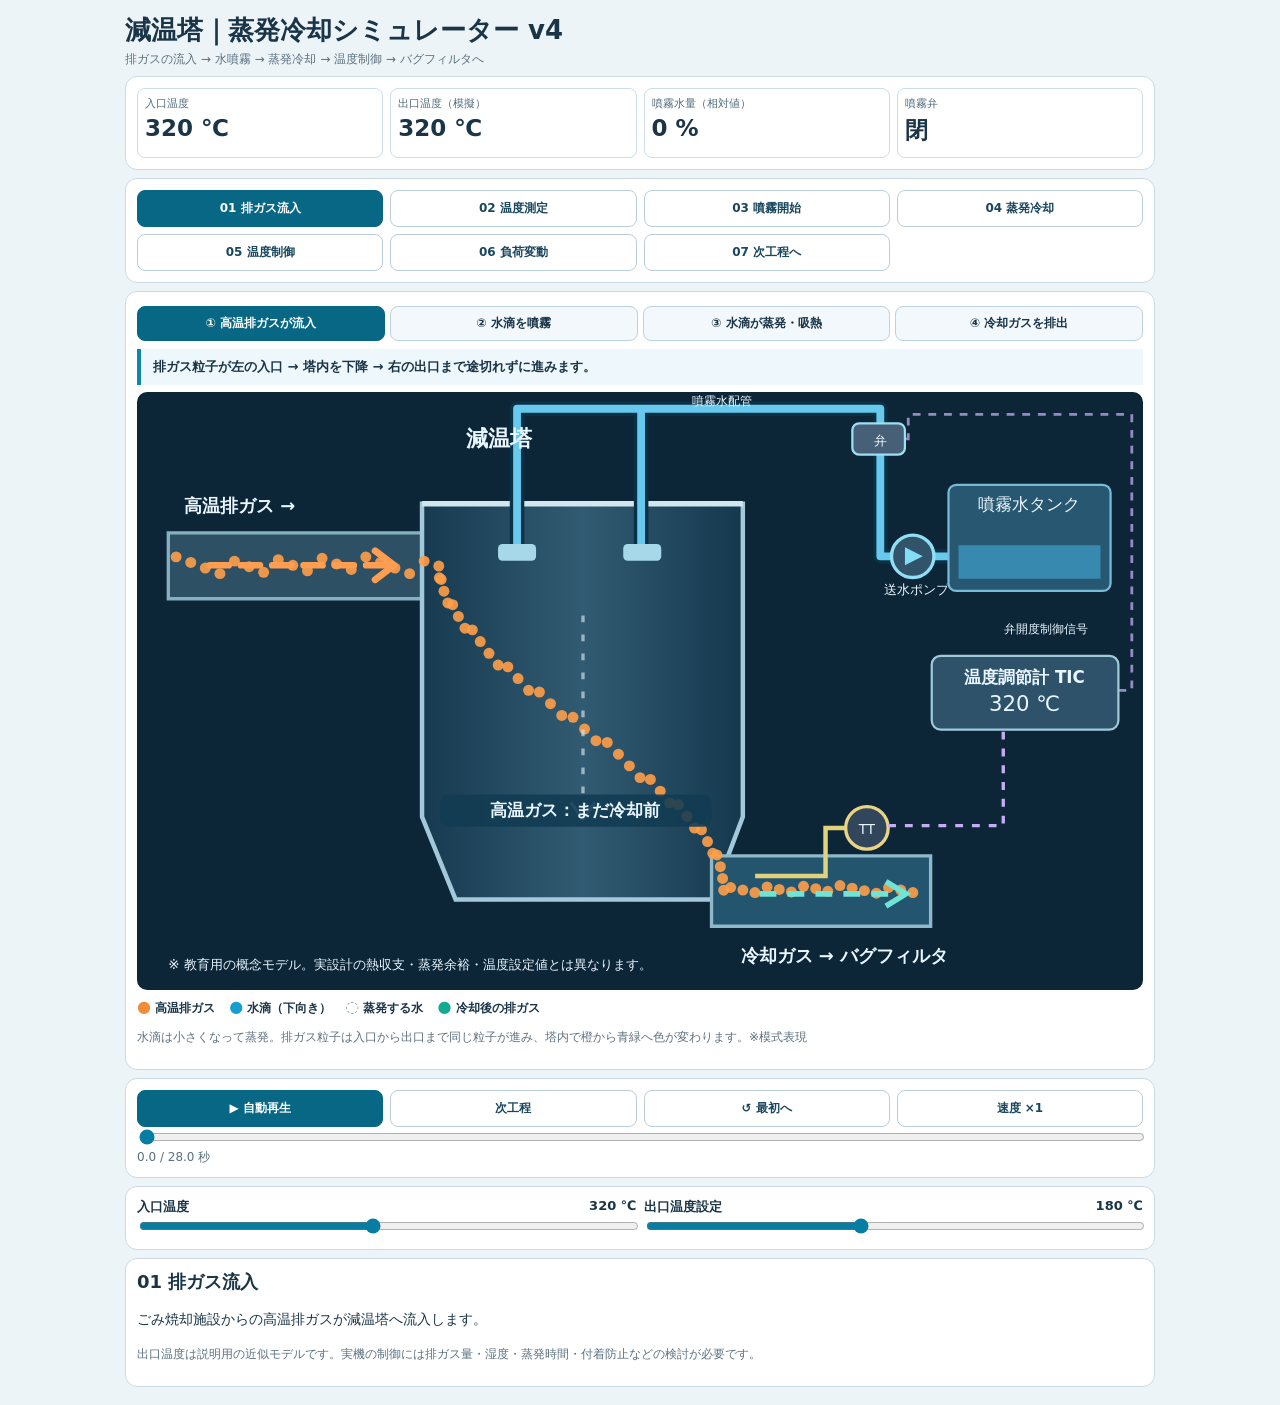
<file: plant-simulator/quench.html>
<!doctype html><html lang="ja"><head><meta charset="utf-8"><meta name="viewport" content="width=device-width,initial-scale=1"><title>減温塔｜シミュレーター v4</title><style>
:root{font-family:system-ui,-apple-system,"Hiragino Kaku Gothic ProN",Meiryo,sans-serif;color:#1a3548;background:#edf4f8}*{box-sizing:border-box}body{margin:0}.wrap{max-width:1050px;margin:auto;padding:10px}.panel{background:white;border:1px solid #ccdae5;border-radius:12px;margin:8px 0;padding:11px}h1{font-size:clamp(19px,3.5vw,26px);margin:3px 0}.muted{color:#5a7080;font-size:12px}.metrics,.steps,.sliders{display:grid;gap:7px}.metrics{grid-template-columns:repeat(4,1fr)}.metric{border:1px solid #cbdde6;border-radius:8px;padding:7px;min-width:0}.metric small{display:block;color:#506b7b;font-size:11px}.metric strong{display:block;font-size:clamp(17px,2.4vw,23px);margin:4px 0}.metric.warn{background:#fff0ed;border-color:#d84b3f}.metric.warn strong{color:#bd3024}.steps{grid-template-columns:repeat(4,1fr)}button{font:inherit;font-size:12px;font-weight:700;padding:9px 5px;cursor:pointer;border:1px solid #b9ceda;background:#fff;color:#1a475e;border-radius:8px}button.active,button.primary{background:#086785;color:#fff;border-color:#086785}button:focus-visible,input:focus-visible{outline:3px solid orange}svg{width:100%;height:auto;display:block;background:#0c2638;border-radius:10px}svg text{font-family:inherit;fill:#eaf6ff}.controls{display:flex;gap:7px;flex-wrap:wrap}.controls button{flex:1}.sliders{grid-template-columns:repeat(2,1fr)}label{font-weight:700;font-size:13px;display:flex;justify-content:space-between;gap:10px}input[type=range]{width:100%;accent-color:#087da3}.desc{font-size:14px;line-height:1.7}.note{font-size:12px;color:#5c7181}.mechanism{display:flex;justify-content:space-between;gap:5px;margin:3px 0 8px}.mechanism span{font-size:12px;font-weight:750;border:1px solid #bcd3df;background:#f2f8fc;padding:8px 7px;border-radius:8px;flex:1;text-align:center}.mechanism span.on{background:#086785;color:#fff;border-color:#086785}.tip{border-left:4px solid #1185ad;background:#edf7fc;padding:9px 12px;font-weight:700;font-size:13px;margin:7px 0}.animate-key{display:flex;flex-wrap:wrap;gap:14px;font-size:12px;font-weight:700;margin:7px 0}.animate-key b{font-size:16px}
@media(max-width:620px){.wrap{padding:5px}.panel{padding:8px}.metrics{grid-template-columns:repeat(2,1fr)}.steps button{font-size:11px;padding:8px 2px}.sliders{grid-template-columns:1fr}}
</style></head><body><div class="wrap"><header><h1>減温塔｜蒸発冷却シミュレーター v4</h1><div class="muted">排ガスの流入 → 水噴霧 → 蒸発冷却 → 温度制御 → バグフィルタへ</div></header>
<section class="panel metrics"><div class="metric"><small>入口温度</small><strong id="tinDisplay">320 ℃</strong></div><div class="metric" id="outPanel"><small>出口温度（模擬）</small><strong id="toutDisplay">320 ℃</strong></div><div class="metric"><small>噴霧水量（相対値）</small><strong id="waterDisplay">0 %</strong></div><div class="metric"><small>噴霧弁</small><strong id="valveDisplay">閉</strong></div></section>
<section class="panel steps" id="buttons"><button data-step="0">01 排ガス流入</button><button data-step="1">02 温度測定</button><button data-step="2">03 噴霧開始</button><button data-step="3">04 蒸発冷却</button><button data-step="4">05 温度制御</button><button data-step="5">06 負荷変動</button><button data-step="6">07 次工程へ</button></section>
<section class="panel"><div class="mechanism"><span id="m1">① 高温排ガスが流入</span><span id="m2">② 水滴を噴霧</span><span id="m3">③ 水滴が蒸発・吸熱</span><span id="m4">④ 冷却ガスを排出</span></div><div class="tip" id="liveHint">橙色の排ガスが左から入り、塔内で下降して右の出口へ連続して流れます。</div>
<svg id="scene" viewBox="0 0 900 535" xmlns="http://www.w3.org/2000/svg" role="img" aria-label="減温塔の内部で水が噴霧され蒸発し、排ガス温度が低下する動作図">
<defs><linearGradient id="body"><stop stop-color="#173a50"/><stop offset=".5" stop-color="#315b72"/><stop offset="1" stop-color="#15384e"/></linearGradient><linearGradient id="spray" x1="0" y1="0" x2="0" y2="1"><stop stop-color="#81dafa" stop-opacity=".65"/><stop offset="1" stop-color="#6cd3f5" stop-opacity="0"/></linearGradient><clipPath id="inside"><path d="M255 100H542V380L514 454H285L255 380Z"/></clipPath></defs>
<path d="M28 126H255V185H28Z" fill="#2e5064" stroke="#86afc0" stroke-width="3"/>
<path d="M255 100H542V380L514 454H285L255 380Z" fill="url(#body)" stroke="#a2c9da" stroke-width="4"/>
<path d="M514 415H710V478H514Z" fill="#23556e" stroke="#8db9c9" stroke-width="3"/>
<path d="M255 100H542" stroke="#d2e6ed" stroke-width="5"/>
<!-- Nozzle supply: water tank -> supply pump -> control valve -> distribution pipe -> both nozzles -->
<path d="M735 147H713M675 147H665V56" fill="none" stroke="#0b3147" stroke-width="13" stroke-linejoin="round"/>
<path d="M735 147H713M675 147H665V56" fill="none" stroke="#66c9ed" stroke-width="7" stroke-linejoin="round"/>
<circle cx="694" cy="147" r="19" fill="#31546b" stroke="#91dff4" stroke-width="3"/>
<path d="M687 139L703 147L687 155Z" fill="#83ddf4"/>
<text x="697" y="181" text-anchor="middle" font-size="12" fill="#c6f3ff">送水ポンプ</text>
<path d="M665 28V15H340V142M665 15H451V142" fill="none" stroke="#0b3147" stroke-width="13" stroke-linejoin="round"/>
<path id="waterSupply" d="M665 28V15H340V142M665 15H451V142" fill="none" stroke="#66c9ed" stroke-width="7" stroke-linejoin="round"/>
<rect x="323" y="136" width="34" height="15" rx="4" fill="#a6d8e9"/><rect x="435" y="136" width="34" height="15" rx="4" fill="#a6d8e9"/>
<rect x="640" y="28" width="47" height="28" rx="6" fill="#476077" stroke="#9ce0f2" stroke-width="2"/><text x="665" y="47" font-size="12" text-anchor="middle">弁</text>
<text x="523" y="12" font-size="11" text-anchor="middle" fill="#a8ecff">噴霧水配管</text>
<g id="feedFlow" style="display:none" pointer-events="none"><circle id="waterDot1" cx="690" cy="147" r="4.5" fill="#d0f7ff"/><circle id="waterDot2" cx="665" cy="87" r="4.5" fill="#d0f7ff"/><circle id="waterDot3" cx="490" cy="15" r="4.5" fill="#d0f7ff"/></g>
<g id="cones" clip-path="url(#inside)" style="display:none"><path d="M340 150L280 348Q340 372 402 348Z" fill="url(#spray)"/><path d="M451 150L389 348Q451 372 512 348Z" fill="url(#spray)"/></g>
<g id="inletParticles"></g><g id="hotParticles"></g><g id="droplets" clip-path="url(#inside)"></g><g id="vapor" clip-path="url(#inside)"></g><g id="outParticles"></g>
<g pointer-events="none"><path d="M65 155H228" stroke="#ff9e51" stroke-width="6" stroke-linecap="round" stroke-dasharray="17 11"/><path d="M213 142L230 155L213 168" stroke="#ff9e51" stroke-width="6" fill="none" stroke-linecap="round" stroke-linejoin="round"/><path d="M399 200V381" stroke="#d8e6eb" stroke-width="3" stroke-dasharray="6 11" opacity=".65"/><path d="M388 367L399 382L410 367" stroke="#d8e6eb" stroke-width="3" fill="none" opacity=".75"/><path d="M557 449H686" stroke="#71e5d5" stroke-width="5" stroke-dasharray="15 10"/><path d="M670 438L688 449L670 460" stroke="#71e5d5" stroke-width="5" fill="none"/></g>
<g id="evapRing" clip-path="url(#inside)" style="display:none" pointer-events="none"><circle cx="343" cy="270" r="41" fill="none" stroke="#e9faff" stroke-width="3" stroke-dasharray="7 9" opacity=".75"/><circle cx="452" cy="305" r="38" fill="none" stroke="#e9faff" stroke-width="3" stroke-dasharray="7 9" opacity=".75"/></g>
<g id="flowLabels" pointer-events="none"><rect x="271" y="360" rx="7" width="243" height="29" fill="#123c52" opacity=".88"/><text id="processLabel" x="392" y="379" text-anchor="middle" font-size="15" font-weight="700">高温ガス：まだ冷却前</text></g>
<path d="M553 433H616V390H653" fill="none" stroke="#e3d27c" stroke-width="4"/><circle cx="653" cy="390" r="19" fill="#31465a" stroke="#ead484" stroke-width="3"/><text x="653" y="395" text-anchor="middle" font-size="12">TT</text>
<!-- Temperature transmitter -> TIC, then TIC -> spray-water control valve -->
<path d="M672 388H775V301" stroke="#c3adf3" fill="none" stroke-dasharray="7 8" stroke-width="3"/>
<path d="M878 267H890V20H690V42H687" fill="none" stroke="#c3adf3" stroke-width="2.5" stroke-dasharray="7 7" opacity=".75"/>
<text x="813" y="216" font-size="11" text-anchor="middle" fill="#d9bbff">弁開度制御信号</text>
<rect x="711" y="236" width="167" height="66" rx="8" fill="#2d526a" stroke="#a0c9d9" stroke-width="2"/><text x="794" y="260" text-anchor="middle" font-size="15" font-weight="700">温度調節計 TIC</text><text id="tic" x="794" y="285" text-anchor="middle" font-size="19">320 ℃</text>
<rect x="726" y="83" width="145" height="95" rx="7" fill="#285771" stroke="#77bbd9" stroke-width="2"/><path d="M735 137H862V167H735Z" fill="#3889af"/><text x="798" y="106" text-anchor="middle" font-size="15">噴霧水タンク</text>
<text x="42" y="107" font-size="16" font-weight="700">高温排ガス →</text><text x="540" y="510" font-size="16" font-weight="700">冷却ガス → バグフィルタ</text><text x="294" y="48" font-size="20" font-weight="700">減温塔</text><text x="28" y="516" font-size="12">※ 教育用の概念モデル。実設計の熱収支・蒸発余裕・温度設定値とは異なります。</text>
</svg>
<div class="animate-key"><span><b style="color:#f28b36">●</b> 高温排ガス</span><span><b style="color:#159dd4">●</b> 水滴（下向き）</span><span><b style="color:#92adbd">◌</b> 蒸発する水</span><span><b style="color:#12aa91">●</b> 冷却後の排ガス</span></div><p class="note">水滴は小さくなって蒸発。排ガス粒子は入口から出口まで同じ粒子が進み、塔内で橙から青緑へ色が変わります。※模式表現</p>
</section>
<section class="panel"><div class="controls"><button class="primary" id="play">▶ 自動再生</button><button id="next">次工程</button><button id="reset">↺ 最初へ</button><button id="speed">速度 ×1</button></div><input type="range" id="seek" min="0" max="280" value="0" step="1" aria-label="再生位置"><div class="muted" id="clock">0.0 / 28.0 秒</div></section>
<section class="panel sliders"><div><label for="inlet">入口温度 <span id="inletText">320 ℃</span></label><input type="range" id="inlet" min="250" max="400" step="10" value="320"></div><div><label for="target">出口温度設定 <span id="targetText">180 ℃</span></label><input type="range" id="target" min="150" max="220" step="5" value="180"></div></section>
<section class="panel"><h2 id="stageTitle" style="font-size:18px;margin:0 0 4px">01 排ガス流入</h2><p class="desc" id="description">排ガスを減温塔へ導入します。</p><p class="note">出口温度は説明用の近似モデルです。実機の制御には排ガス量・湿度・蒸発時間・付着防止などの検討が必要です。</p></section>
</div>
<script>
(()=>{"use strict";const $=id=>document.getElementById(id),NS="http://www.w3.org/2000/svg";
const phases=[["排ガス流入","ごみ焼却施設からの高温排ガスが減温塔へ流入します。"],["温度測定","入口・出口側の温度を監視し、出口温度設定値との偏差を確認します。"],["噴霧開始","制御弁を開け、ノズルから微細な水滴を噴霧します。"],["蒸発冷却","水滴の蒸発潜熱により排ガスから熱が奪われ、温度が低下します。"],["温度制御","温度調節計が出口温度に応じて噴霧水量を変化させます。"],["負荷変動","入口温度変動が起きても、出口温度を目標付近に保つよう噴霧を調整します。"],["次工程へ","冷却した排ガスは後段の薬剤吹込設備やろ過式集じん器へ送られます。"]];
let time=0,playing=false,speed=1,last=0;const particles=[];let isChanged=false;
function make(group,count,fill,r,kind){const g=$(group);for(let i=0;i<count;i++){const c=document.createElementNS(NS,"circle");c.setAttribute("r",r+(i%3)*.5);c.setAttribute("fill",fill);c.setAttribute("opacity",".88");g.appendChild(c);particles.push({c,kind,offset:i/count,index:i})}}
make("hotParticles",72,"#ffa552",5,"gas");make("droplets",78,"#65d6ff",4.5,"water");make("vapor",32,"#edf8ff",3.5,"vapor");
function clamp(v,min,max){return Math.max(min,Math.min(max,v))}function render(){const stage=Math.min(6,Math.floor(time/4)),f=time%4/4,tin=Number($("inlet").value)+(stage===5?25*Math.sin(f*Math.PI):0),target=Number($("target").value);
const amount=stage<2?0:stage===2?f*.6:stage===3?.6+f*.35:clamp((tin-target)/180,.24,1);const outlet=stage<2?tin:stage===2?tin-(tin-target)*f*.32:stage===3?tin-(tin-target)*(.32+.63*f):tin-(tin-target)*(.95+(stage===5?.04*Math.sin(f*Math.PI):0));const adjusted=clamp(outlet,125,tin);
$("tinDisplay").textContent=tin.toFixed(0)+" ℃";$("toutDisplay").textContent=adjusted.toFixed(0)+" ℃";$("waterDisplay").textContent=(amount*100).toFixed(0)+" %";$("valveDisplay").textContent=amount>.01?"開":"閉";$("tic").textContent=adjusted.toFixed(0)+" ℃";$("inletText").textContent=$("inlet").value+" ℃";$("targetText").textContent=$("target").value+" ℃";
$("outPanel").classList.toggle("warn",stage>=4&&Math.abs(adjusted-target)>20);$("cones").style.display=amount>.02?"":"none";
$("feedFlow").style.display=amount>.02?"":"none";
const pulse=(time*.85)%1;
$("waterDot1").setAttribute("cx",String(732-pulse*58));
$("waterDot2").setAttribute("cy",String(134-pulse*75));
$("waterDot3").setAttribute("cx",String(640-pulse*300));
$("stageTitle").textContent=String(stage+1).padStart(2,"0")+" "+phases[stage][0];$("description").textContent=phases[stage][1];$("clock").textContent=time.toFixed(1)+" / 28.0 秒";$("seek").value=String(Math.round(time*10));$("play").textContent=playing?"❚❚ 一時停止":"▶ 自動再生";
document.querySelectorAll("[data-step]").forEach((b,i)=>b.classList.toggle("active",stage===i));
const hints=[
"排ガス粒子が左の入口 → 塔内を下降 → 右の出口まで途切れずに進みます。",
"出口温度を測定し、設定温度との偏差を温度調節計で確認します。",
"ノズルから水滴（水色）が円すい状に噴霧され、下向きに移動します。",
"水滴は熱を吸収して小さくなり、蒸発します。ガスの色が橙から青緑へ変化します。",
"出口温度に応じて水量を調節し、冷却後のガス温度を設定値に近づけます。",
"入口温度が変化すると、噴霧水量を変えて出口温度を調整します。",
"冷却した排ガス（青緑）が右側の出口から後段の排ガス処理設備へ流れます。"
];$("liveHint").textContent=hints[stage];for(let j=1;j<=4;j++)$("m"+j).classList.toggle("on",stage<2?j===1:stage===2?j===2:stage===3?j===3:stage===6?j===4:j===3);
$("processLabel").textContent=stage<2?"高温ガス：まだ冷却前":stage===2?"噴霧開始：水滴が広がる":stage===3?"水滴が蒸発 → ガス冷却":stage===6?"冷却後：次の設備へ":"出口温度に合わせて水量調節";$("evapRing").style.display=stage>=3?"":"none";
particles.forEach(({c,kind,offset,index})=>{
 // A single continuously moving gas stream: inlet -> tower -> outlet.
 // Do not spawn a separate outlet stream or reset gas particles at the tower wall.
 const q=(offset+time*(kind==="gas"?.105:kind==="water"?.20:.10))%1;
 const spraying=amount>.02,evaporating=stage>=3;
 let x=0,y=0,visible=true,r=4.3,opacity=.9;
 if(kind==="gas"){
   const lane=((index*17)%13-6)*1.25;
   let cooling=0;
   if(q<.25){
     const u=q/.25; x=35+235*u; y=155+lane;
   }else if(q<.77){
     const u=(q-.25)/.52;
     // First turn downward, then cross the tower towards the exit at its lower right.
     x=270+255*(u*u*(3-2*u));
     y=155+290*u+lane*.55;
     cooling=stage>=3?Math.max(0,Math.min(1,(u-.22)/.65)):
             stage===2?Math.max(0,Math.min(.28,(u-.35)*.45)):0;
   }else{
     const u=(q-.77)/.23;
     x=525+180*u; y=445+lane*.45;
     cooling=stage>=3?1:stage===2?.28:0;
   }
   const R=Math.round(255*(1-cooling)+75*cooling),G=Math.round(158*(1-cooling)+220*cooling),B=Math.round(73*(1-cooling)+201*cooling);
   c.setAttribute("fill","rgb("+R+","+G+","+B+")");r=4.9;
 }else if(kind==="water"){
   const nozzle=index%2?451:340;
   const spread=7+q*87;
   const side=((index*37)%101)/50-1;
   x=nozzle+side*spread;y=154+q*264;
   r=Math.max(.6,5.2*(1-(evaporating?q*.94:q*.36)));
   opacity=Math.max(.07,.95-(evaporating?q*.9:q*.3));visible=spraying&&!(evaporating&&q>.97);
 }else if(kind==="vapor"){
   x=(index%2?451:340)+Math.sin(index*1.3+time*.8)*((index%9)*6+10);
   y=340-q*168;r=2+q*4;opacity=.12+.42*(1-q);visible=evaporating;
 }
 c.setAttribute("r",r.toFixed(1));c.setAttribute("opacity",opacity.toFixed(2));c.setAttribute("cx",x.toFixed(1));c.setAttribute("cy",y.toFixed(1));c.style.display=visible?"":"none";

});}
document.querySelectorAll("[data-step]").forEach(b=>b.onclick=()=>{time=Number(b.dataset.step)*4;playing=false;render()});$("play").onclick=()=>{playing=!playing;last=0;render()};$("next").onclick=()=>{time=((Math.floor(time/4)+1)%7)*4;playing=false;render()};$("reset").onclick=()=>{time=0;playing=false;render()};$("speed").onclick=()=>{speed=speed===1?1.5:speed===1.5?.5:1;$("speed").textContent="速度 ×"+speed};$("seek").oninput=e=>{time=Number(e.target.value)/10;playing=false;render()};$("inlet").oninput=render;$("target").oninput=render;function tick(ts){if(playing&&last){time+=Math.min(.1,(ts-last)/1000)*speed;if(time>=28)time=0;render()}last=ts;requestAnimationFrame(tick)}render();requestAnimationFrame(tick);
})();
</script></body></html>
</file>
<file: assets/style-00.css>
body{font-family:system-ui,'Yu Gothic',sans-serif;background:#f3f6fa;color:#192b3b;margin:0;padding:30px 16px}main{max-width:760px;margin:auto;background:#fff;border-radius:16px;padding:28px;box-shadow:0 5px 25px #142a4015}h1{font-size:1.5rem;margin-top:0}h2{font-size:1.1rem}input[type=text]{font-size:1rem;padding:12px;width:min(80%,450px);box-sizing:border-box}button{padding:12px 20px;border:0;background:#087c62;color:#fff;border-radius:5px;font-size:1rem;cursor:pointer}.result{line-height:1.65;background:#f5f7fa;padding:18px;border-radius:8px}.result .group{border-top:1px solid #dce4e9;padding:12px 0}.result .group:first-of-type{border-top:0}.result .group h2{font-size:1rem;font-weight:700;margin:0 0 9px}.result .rows{display:block}.result .row{margin:.3em 0;overflow-wrap:anywhere}.result .title,.result .note,.result .space,.result .subsection{grid-column:1/-1}.result .title{margin:0 0 8px}.result .subsection{font-weight:700;margin-top:12px}.result .space{height:.55em}.result .key{text-align:left;overflow-wrap:anywhere}.result .colon{font-weight:600}.result .value,.result .note{overflow-wrap:anywhere}.result .num{display:inline-block;text-align:left;font-variant-numeric:tabular-nums;white-space:nowrap}.result .unit{white-space:nowrap}.result .value>.paren{margin-left:.3em}.result .paren{font-size:.8em;color:#50647a}@media(max-width:600px){.result{font-size:.9rem;padding:12px}}small,.muted{color:#566677}.box{border-top:1px solid #dce4e9;margin-top:24px;padding-top:14px}label{font-weight:600}#search-feedback{margin:12px 0;color:#075c48;font-weight:700;min-height:1.5em}.related{display:flex;flex-wrap:wrap;gap:8px;margin-top:12px}.related:empty{display:none}#facility-choice:not(:empty){display:block;margin-bottom:12px}#facility-choice label{display:block;margin-bottom:4px}#facility-choice select{display:block;box-sizing:border-box;width:min(80%,450px);max-width:100%}.related button{background:#e5f4ef;color:#075c48;padding:9px 14px;border:1px solid #a7d9c8}.related select{padding:10px;font-size:1rem;max-width:100%;border:1px solid #8ba7a1;border-radius:5px;background:white}.related label{align-self:center}#sort-controls{display:flex;align-items:center;gap:10px;margin:12px 0 4px;flex-wrap:wrap}#sort-scope,#sort-order{font-size:1rem;padding:9px 12px;border:1px solid #8ba7a1;border-radius:7px;background:#fff;max-width:100%}#sort-hint{font-size:.82rem;color:#566677}#search-candidates:not(:empty){display:flex;flex-direction:column;padding:4px 0 8px}#search-candidates button{text-align:left;width:100%;background:#e5f4ef;color:#075c48;padding:10px 14px;border:1px solid #a7d9c8}
#home-button{position:fixed;right:18px;bottom:calc(20px + env(safe-area-inset-bottom));z-index:10;border-radius:999px;background:#123b50;color:white;box-shadow:0 7px 22px #123b5050;padding:13px 19px;font-weight:700}#home-button:focus-visible,.facility-link:focus-visible{outline:3px solid #edbd56;outline-offset:3px}#result{scroll-margin-top:16px}.facility-link{display:block;width:100%;text-align:left;margin:8px 0;border-radius:10px;background:white;color:#075c48;border:1px solid #a7d9c8;padding:12px 14px;font-weight:650;overflow-wrap:anywhere}.facility-link:active{background:#d5eee4}@media(max-width:600px){#home-button{right:14px;bottom:calc(16px + env(safe-area-inset-bottom))}}

/* 案件探索用の結果画面 */
main{max-width:1060px}.result{background:#f5f7fa;padding:18px 22px}.result>.title:first-child{font-size:1.15rem;font-weight:750;margin:0 0 8px}.result .group{background:#fff;border:1px solid #dbe4ed;border-radius:14px;padding:16px;margin:12px 0;box-shadow:0 2px 10px #123b5009}.result .group h2{font-size:1.05rem;margin:0 0 12px}.result .facility-section{border-left:5px solid #e79330}.result .overview-section{border-left:5px solid #4383cb}.result .renovation-section{border-left:5px solid #c75450}.result .renovation-section .row{padding:3px 0}.metric-grid{display:grid;grid-template-columns:repeat(3,minmax(0,1fr));gap:8px}.overview-metrics{grid-template-columns:repeat(4,minmax(0,1fr))}.metric{background:#f4f8fc;border:1px solid #e0e8f0;border-radius:10px;padding:10px 12px;min-width:0}.metric-label{display:block;color:#52657a;font-size:.78rem;line-height:1.4}.metric-value{display:block;font-size:1.08rem;overflow-wrap:anywhere;font-variant-numeric:tabular-nums}.overview-metrics .metric{background:#eef5fd}.overview-metrics .waste-metric{background:#eaf6ed;border-color:#cce7d2}.age-new{background:#e6f5e9;border-color:#9bd3a5}.age-mid{background:#fff5db;border-color:#edcf70}.age-old{background:#fbe9e7;border-color:#e9aaa5}.age-new .metric-value{color:#17663d}.age-mid .metric-value{color:#845e00}.age-old .metric-value{color:#a43b32}.facility-card{display:block;text-align:left;width:100%;background:#fffaf3;border:1px solid #f0d5ae;border-radius:12px;padding:14px;color:#192b3b;box-sizing:border-box;margin:9px 0}.facility-card-button{cursor:pointer;font:inherit}.facility-card-button:hover,.facility-card-button:focus-visible{outline:2px solid #dc8734;outline-offset:1px;background:#fff4e4}.facility-card-heading{font-size:1.08rem;font-weight:750;color:#74440d;margin-bottom:10px}.facility-card-foot{margin-top:10px;font-size:.86rem;line-height:1.5;overflow-wrap:anywhere}.age-caveat{display:block;margin-top:5px;font-size:.75rem}.result-details{margin:9px 0}.result-details>summary{cursor:pointer;display:list-item;background:#fff;border:1px solid #dbe4ed;border-radius:10px;padding:11px 16px;color:#214867;font-weight:700}.result-details[open]>summary{border-radius:10px 10px 0 0}.result-details .group{margin-top:0;border-top:0;border-radius:0 0 10px 10px;box-shadow:none}.result .facility-section .rows>small,.overview-section>small{display:block;margin-top:8px}.result .facility-section .rows>.facility-card+.facility-card{margin-top:12px}@media(max-width:700px){body{padding:12px 8px}main{padding:18px 12px}.result{padding:10px}.metric-grid,.overview-metrics{grid-template-columns:repeat(2,minmax(0,1fr))}.metric{padding:8px}.metric-value{font-size:1rem}.facility-card{padding:10px}.result .group{padding:12px;margin:9px 0}}@media(max-width:360px){.metric-grid,.overview-metrics{grid-template-columns:1fr}}

.hero{background:linear-gradient(125deg,#123b50 0%,#185a68 65%,#146b61 100%);color:#fff;border-radius:14px;padding:24px 28px;margin:-8px -8px 22px}.hero h1{font-size:clamp(1.5rem,3vw,2.25rem);line-height:1.25;margin:7px 0 8px}.hero p{margin:0;color:#d9edf0;font-size:.94rem}.hero-kicker{display:inline-block;background:#e59333;color:#24210c;border-radius:999px;padding:4px 11px;font-size:.75rem;font-weight:800;letter-spacing:.04em}#q{border:2px solid #a5b9c9;border-radius:10px;width:min(100%,580px);margin-top:5px;outline-offset:2px}#q:focus{border-color:#df8c2d}#facility-choice:not(:empty){border:1px solid #dce5ec;background:#fff;border-radius:12px;padding:12px 16px;margin-top:18px}#facility-choice:before{content:'施設を切り替える';display:block;font-weight:750;color:#214867;margin-bottom:8px}#search-feedback{color:#214867}#result{margin-top:12px}@media(max-width:700px){.hero{padding:20px 18px;margin:-6px -4px 18px}.hero h1{font-size:1.45rem}.hero p{font-size:.83rem}#q{width:100%}}
.facility-card-heading{display:flex;align-items:baseline;justify-content:space-between;gap:8px;flex-wrap:wrap}.age-legend{font-size:.68rem;color:#586c77;font-weight:500;white-space:normal}.age-legend::first-letter{color:#377dbb}.facility-card-heading .age-legend{margin-left:auto}.works-chip{display:inline-block;margin-top:9px;padding:2px 8px;border-radius:999px;background:#f9e8e6;color:#a43b32;font-size:.73rem;font-weight:750}.age-new{background:#e8f2fc;border-color:#a8c8e8}.age-new .metric-value{color:#245f95}@media(max-width:700px){.facility-card-heading{display:block}.age-legend{display:block;margin-top:4px;font-size:.65rem}}
.age-legend span{margin-left:7px;white-space:nowrap}.legend-blue{color:#2878b7}.legend-yellow{color:#957000}.legend-red{color:#ae493e}.service-area{display:block;margin-top:8px;font-weight:700;color:#876019}
/* 絞り込みは検索欄の上に二列、候補は検索欄の直下 */
#sort-controls{display:grid;grid-template-columns:repeat(2,minmax(0,1fr));column-gap:10px;row-gap:3px;max-width:580px;margin:0 0 16px}
#sort-controls label{font-size:.78rem;line-height:1.25;color:#52657a}
#sort-controls label[for="sort-scope"]{grid-column:1;grid-row:1}
#sort-controls label[for="sort-order"]{grid-column:2;grid-row:1}
#sort-scope{grid-column:1;grid-row:2}#sort-order{grid-column:2;grid-row:2}
#sort-scope,#sort-order{box-sizing:border-box;width:100%;min-width:0;max-width:none;padding:7px 20px 7px 8px;font-size:.82rem;line-height:1.2;height:36px}
#sort-hint{grid-column:1/-1;font-size:.72rem;line-height:1.25;margin-top:2px}
#search-candidates:not(:empty){margin:6px 0 10px;padding:8px;border:1px solid #a7d9c8;border-radius:12px;background:#f2faf7;gap:5px}
#search-candidates:not(:empty)::before{content:'検索候補 · タップして表示';display:block;color:#075c48;font-size:.78rem;font-weight:750;padding:1px 4px 3px}
#search-candidates button{border-radius:7px;padding:9px 11px;background:#fff}
#search-feedback{font-size:.84rem;font-weight:600;margin:6px 0 8px;min-height:0}
@media(max-width:700px){#sort-controls{max-width:none;column-gap:8px;margin-bottom:14px}#sort-scope,#sort-order{font-size:.78rem;padding-left:6px;padding-right:15px;height:34px}}

#nav-actions{position:fixed;right:18px;bottom:calc(20px + env(safe-area-inset-bottom));z-index:10;display:flex;gap:8px}
#nav-actions button{position:static;min-width:94px;border-radius:999px;background:#123b50;color:#fff;box-shadow:0 7px 22px #123b5050;padding:13px 16px;font-weight:700}
#back-button:disabled{opacity:.4;cursor:not-allowed}
#search-row{display:flex;gap:8px;align-items:stretch;margin-top:5px;width:100%}
#search-row #q{margin-top:0;flex:1;min-width:0;width:auto}
.search-action{width:70px;min-width:70px;height:46px;padding:0;border-radius:10px;font-weight:800;display:inline-flex;align-items:center;justify-content:center}
#clear-search{background:#e7edf2;color:#214867;border:1px solid #b7c7d4;font-size:1.25rem}
#submit-search{background:#087c62;color:#fff;border:1px solid #087c62}
#prefecture-filter{font-size:.82rem;padding:7px 20px 7px 8px;border:1px solid #8ba7a1;border-radius:7px;background:#fff;height:36px;box-sizing:border-box;min-width:130px}
#sort-controls{grid-template-columns:minmax(130px,1fr) minmax(130px,1fr) minmax(130px,1fr)!important;max-width:760px!important}
#sort-controls label[for="prefecture-filter"]{grid-column:3;grid-row:1}
#prefecture-filter{grid-column:3;grid-row:2}
.facility-list-card{width:100%;box-sizing:border-box;margin:6px 0}
.facility-list-rank{font-size:.78rem;color:#566677;font-weight:700;margin-right:6px}
@media(max-width:700px){#nav-actions{right:12px;bottom:calc(14px + env(safe-area-inset-bottom));gap:6px}#nav-actions button{min-width:78px;padding:11px 12px;font-size:.86rem}#sort-controls{grid-template-columns:1fr 1fr!important}#sort-controls label[for="prefecture-filter"]{grid-column:1;grid-row:3}#prefecture-filter{grid-column:1/3;grid-row:4;width:100%}.search-action{width:64px;min-width:64px;height:44px}}

/* 検索UI 最終構成：都道府県 → 対象 → 並び順 */
#sort-controls{display:grid!important;grid-template-columns:minmax(120px,1fr) minmax(120px,1fr) minmax(180px,1.35fr)!important;column-gap:10px;row-gap:5px;max-width:820px!important;align-items:end}
#sort-controls label[for="prefecture-filter"]{grid-column:1!important;grid-row:1!important}
#prefecture-filter{grid-column:1!important;grid-row:2!important;width:100%;max-width:none!important}
#sort-controls label[for="sort-scope"]{grid-column:2!important;grid-row:1!important}
#sort-scope{grid-column:2!important;grid-row:2!important}
#sort-controls label[for="sort-order"]{grid-column:3!important;grid-row:1!important}
#sort-order{grid-column:3!important;grid-row:2!important}
#sort-hint{grid-column:1/4!important;grid-row:3!important;margin-top:1px}
#sort-scope,#sort-order,#prefecture-filter{height:40px!important;font-size:.88rem!important;border:1px solid #9db0bf;border-radius:9px;background:#fff;padding:7px 30px 7px 10px!important}
@media(max-width:700px){#sort-controls{grid-template-columns:1fr 1fr!important}#sort-controls label[for="prefecture-filter"]{grid-column:1!important;grid-row:1!important}#prefecture-filter{grid-column:1!important;grid-row:2!important}#sort-controls label[for="sort-scope"]{grid-column:2!important;grid-row:1!important}#sort-scope{grid-column:2!important;grid-row:2!important}#sort-controls label[for="sort-order"]{grid-column:1/3!important;grid-row:3!important}#sort-order{grid-column:1/3!important;grid-row:4!important}#sort-hint{grid-column:1/3!important;grid-row:5!important}}
.aggregation-coverage{margin:8px 0 10px;padding:10px 12px;border-radius:10px;background:#f5f7fa;border:1px solid #d8e0e7;font-size:.82rem;font-weight:700;color:#44515c}
.company-overview{background:#fff;border:1px solid #cbdce5;border-radius:12px;padding:14px;text-align:left;color:#192b3b}
.company-overview h2{margin:3px 0 8px;font-size:1.2rem;overflow-wrap:anywhere}.company-kicker{font-size:11px;color:#536a7a}.company-links{display:flex;flex-wrap:wrap;gap:8px;margin-bottom:10px}.company-links a{font-size:12px;color:#075c70;display:inline-block;padding:5px 9px;background:#edf7fa;border:1px solid #c9e3eb;border-radius:6px}.company-stats{display:flex;flex-wrap:wrap;gap:6px}.company-stats span{background:#f3f6f9;border-radius:6px;padding:5px 8px;font-size:12px}.company-note,.company-sort-note{font-size:11px;line-height:1.6;color:#536477;margin:8px 0 0}.company-sort-bar{display:flex;flex-wrap:wrap;gap:8px;align-items:center;margin-top:12px}.company-sort-bar label{font-size:12px}.company-sort-bar select{flex:1;min-width:0;width:auto;max-width:100%;font-size:13px;padding:8px;border:1px solid #99b5c1;border-radius:7px;background:white}.company-facility-list{display:flex;flex-direction:column;gap:8px}.company-facility-list button .company-facility-value{display:block;font-size:12px;color:#52657a;margin-top:3px}
/* 施設サマリー：項目の分類色。稼働年数の判定色は既存のまま。 */
.facility-metrics .metric-equipment{background:#eef5fc;border-color:#c9def2;border-left:3px solid #6b9cc5}
.facility-metrics .metric-start{background:#f4f0fa;border-color:#dfd3ed;border-left:3px solid #a28abb}
.facility-metrics .metric-power{background:#fff8e8;border-color:#efdfb5;border-left:3px solid #c4a355}
.facility-metrics .metric-throughput{background:#edf7f2;border-color:#cce6d8;border-left:3px solid #73a88b}
.facility-metrics .metric-unknown{background:#f2f4f6;border-color:#d8dee5;border-left:3px solid #aab4c0}
.facility-metrics .metric-unknown .metric-value{color:#586577;font-weight:600}
/* 件数に依存しない共通タイムライン。1件でも丸と縦線を保持する。 */
.construction-history .history-timeline:not(:empty){display:block;min-height:64px;border-left:2px solid #fb923c;margin-left:7px;overflow:visible}
.construction-history .history-timeline>li{display:block;min-height:44px;padding-bottom:20px;overflow:visible}
.construction-history .history-timeline>li::before{display:block;content:'';background:#ea580c;width:9px;height:9px;border-radius:50%;border:2px solid #fff;position:absolute;left:-19px;top:5px}

.construction-history{margin-top:12px;border-top:1px solid #cbd5e1;padding-top:10px;text-align:left}.construction-history summary{font-size:14px;font-weight:700;cursor:pointer;min-height:36px;align-content:center;color:#9a3412}.history-count{margin-left:8px;font-size:11px;background:#fff0e3;border-radius:99px;padding:3px 8px;color:#7c2d12}.history-note{display:block;font-size:11px;color:#64748b;line-height:1.6;margin:8px 0}.history-timeline{list-style:none;padding:0 0 0 13px;margin:14px 0;border-left:2px solid #fed7aa}.history-timeline li{position:relative;padding:0 0 20px 14px;overflow-wrap:anywhere}.history-timeline li:before{content:'';position:absolute;left:-19px;top:5px;width:9px;height:9px;border-radius:50%;background:#ea580c;border:2px solid white}.history-timeline time{display:block;font-size:12px;font-weight:700;color:#64748b}.history-tags{display:flex;flex-wrap:wrap;gap:5px;margin:5px 0}.history-tags span{font-size:10px;background:#fff7ed;color:#9a3412;border:1px solid #fed7aa;border-radius:5px;padding:2px 5px}.history-timeline strong{display:block;font-size:13px}.history-timeline small{display:block;font-size:11px;color:#64748b}.history-timeline p{font-size:12px;line-height:1.6;margin:4px 0}.history-sources{display:flex;flex-wrap:wrap;gap:10px;margin-top:5px}.history-sources a{font-size:11px;color:#0369a1}.construction-history a:focus-visible,.construction-history summary:focus-visible{outline:2px solid #0284c7;outline-offset:3px}

/* 各絞り込み欄の個別リセット。既存の段組みと高さを維持。 */
#sort-controls .filter-reset-field{display:flex;align-items:stretch;gap:6px;min-width:0;width:100%;grid-row:2}
#sort-controls .filter-reset-field select{flex:1;min-width:0!important;width:0!important;max-width:none!important;grid-column:auto!important;grid-row:auto!important}
#sort-controls .filter-reset-field[data-control="prefecture-filter"]{grid-column:1}
#sort-controls .filter-reset-field[data-control="sort-scope"]{grid-column:2}
#sort-controls .filter-reset-field[data-control="sort-order"]{grid-column:3}
#sort-controls .filter-reset-button{display:flex;align-items:center;justify-content:center;flex:0 0 36px;width:36px;height:40px;padding:0;border:1px solid #b7c7d4;border-radius:9px;background:#f2f6f9;color:#526b80;font-size:19px;font-weight:500;line-height:1;box-sizing:border-box}
#sort-controls .filter-reset-button:hover{background:#e7eef4;color:#214867}
#sort-controls .filter-reset-button:active{background:#dce7ef}
#sort-controls .filter-reset-button:focus-visible{outline:3px solid #df8c2d;outline-offset:2px}
@media(max-width:700px){#sort-controls .filter-reset-field[data-control="sort-order"]{grid-column:1/3;grid-row:4}}

/* 検索欄を絞り込み欄と同じ高さに揃える */
#search-row{gap:6px;align-items:center}
#search-row #q{height:40px;padding:7px 10px;font-size:.88rem;border-radius:9px;box-sizing:border-box}
#search-row .search-action{height:40px;min-width:0;padding:0;border-radius:9px;box-sizing:border-box;font-weight:600;line-height:1}
#search-row #clear-search{flex:0 0 36px;width:36px;background:#f2f6f9;color:#526b80;font-size:19px;font-weight:500;border:1px solid #b7c7d4}
#search-row #submit-search{flex:0 0 56px;width:56px;font-size:.88rem}
#search-row #clear-search:hover{background:#e7eef4;color:#214867}
#search-row .search-action:focus-visible{outline:3px solid #df8c2d;outline-offset:2px}
#result:empty,#search-feedback:empty{display:none}

/* ランキングダッシュボード */
.page-tabs{display:flex;gap:6px;margin:0 0 18px;padding:4px;background:#edf3f7;border-radius:11px;width:fit-content}.page-tabs button{padding:9px 18px;background:transparent;color:#52657a;border-radius:8px;font-size:.88rem;font-weight:700}.page-tabs button[aria-pressed="true"]{background:#123b50;color:white}
#dashboard[hidden]{display:none}body.dashboard-open main>:not(.hero):not(.page-tabs):not(#dashboard){display:none!important}
.dash-head{display:flex;justify-content:space-between;align-items:end;gap:12px;flex-wrap:wrap;margin-bottom:16px}.dash-head h2{font-size:1.45rem;margin:0 0 4px}.dash-head p{font-size:.82rem;color:#52657a;margin:0}.dash-filter label{display:block;font-size:.78rem;margin-bottom:4px}.dash-filter select{height:40px;min-width:150px;border:1px solid #9db0bf;border-radius:9px;background:white;padding:7px 10px;font-size:.88rem}
.dash-kpis{display:grid;grid-template-columns:repeat(4,minmax(0,1fr));gap:10px;margin-bottom:16px}.dash-kpi{border:1px solid #d6e4ec;border-radius:12px;background:#f3f8fb;padding:14px}.dash-kpi span{display:block;color:#52657a;font-size:.78rem}.dash-kpi strong{display:block;font-size:1.7rem;color:#123b50;line-height:1.5;font-variant-numeric:tabular-nums}.dash-kpi small{font-size:.72rem}
.dash-grid{display:grid;grid-template-columns:repeat(2,minmax(0,1fr));gap:16px}.dash-panel{border:1px solid #d6e4ec;border-radius:13px;background:white;padding:16px;min-width:0}.dash-panel h3{font-size:1rem;margin:0 0 5px}.dash-note{color:#52657a;font-size:.73rem;line-height:1.5;margin:0 0 10px}.dash-rank{display:block;width:100%;position:relative;background:transparent;color:#192b3b;padding:9px 0;border-radius:0;text-align:left;border-bottom:1px solid #edf2f6;font:inherit}.dash-rank:hover{background:#f3f8fb}.dash-rank:focus-visible{outline:2px solid #df8c2d}.dash-row{display:flex;align-items:baseline;gap:8px;font-size:.82rem}.dash-place{width:21px;flex-shrink:0;color:#8799a7;font-size:.75rem}.dash-label{flex:1;min-width:0;overflow-wrap:anywhere}.dash-value{font-weight:750;white-space:nowrap;font-variant-numeric:tabular-nums;color:#146b61}.dash-meta{font-size:.68rem;color:#64748b;margin:3px 0 5px 29px}.dash-track{height:4px;margin-left:29px;background:#edf3f7;border-radius:9px;overflow:hidden}.dash-bar{height:100%;background:#248978;border-radius:9px}.dash-panel[data-tone="old"] .dash-bar{background:#cf7266}.dash-panel[data-tone="new"] .dash-bar{background:#4383cb}.dash-age{display:flex;gap:8px;margin:0 0 16px;flex-wrap:wrap}.dash-age span{padding:7px 11px;border-radius:7px;font-size:.8rem;background:#eef5fc;color:#245f95}.dash-age span:nth-child(2){background:#fff5db;color:#845e00}.dash-age span:nth-child(3){background:#fbe9e7;color:#a43b32}.dash-age span:nth-child(4){background:#f3f6fa;color:#52657a}.dash-footer{font-size:.74rem;color:#52657a;line-height:1.6;margin:16px 0 0}
@media(max-width:700px){.dash-kpis{grid-template-columns:repeat(2,minmax(0,1fr));gap:8px}.dash-kpi{padding:10px}.dash-kpi strong{font-size:1.4rem}.dash-grid{grid-template-columns:1fr;gap:12px}.dash-panel{padding:12px}.dash-head h2{font-size:1.2rem}.page-tabs{width:100%;box-sizing:border-box}.page-tabs button{flex:1;padding:9px 8px}}

/* スマホでもランキングは一項目ずつ表示 */
.dash-grid{grid-template-columns:minmax(0,1fr)}
.dash-selector{display:flex;gap:12px;align-items:end;flex-wrap:wrap;margin-bottom:12px}
.dash-selector .dash-filter{flex:1;min-width:0}
.dash-selector select{width:100%;box-sizing:border-box}
.dash-summary{font-size:.78rem;color:#52657a;margin:0 0 12px;line-height:1.5}
.hero .update-progress{display:block;margin:9px 0 0;font-size:.7rem;font-weight:400;color:#d9edf0;line-height:1.5}
</file>
<file: assets/facility-refine-css.css>
#facility-refine{display:flex;gap:10px;align-items:end;flex-wrap:wrap;padding:15px 18px;margin:12px 0 16px;border:1px solid #cddde8;border-radius:14px;background:linear-gradient(120deg,#f3f8fc,#eaf4f3);box-shadow:0 3px 15px #123b5008}#facility-refine .refine-title{width:100%;font-weight:800;color:#123b50;font-size:.89rem}#facility-refine label{display:flex;flex-direction:column;gap:5px;flex:1 1 175px;font-size:.8rem;font-weight:700;color:#315166}#facility-refine select{width:100%;min-height:40px;padding:7px 10px;border:1px solid #aec5d3;border-radius:9px;background:white;color:#123b50;font-size:.9rem}#facility-refine button{padding:10px 15px;border-radius:9px;background:#e0eaf0;color:#173e50;border:1px solid #b8d0dc;font-size:.82rem}@media(max-width:570px){#facility-refine{padding:12px}#facility-refine label{flex-basis:100%}}
</file>
<file: assets/search-redesign-20261023.css>
body:not(.dashboard-open) #search{margin:20px 0 12px;padding:0;border:0;background:transparent}
#search>label{display:block;font-weight:800;letter-spacing:.015em;color:#193e51;margin-bottom:9px;font-size:.92rem}
#search-row{display:flex;align-items:stretch;gap:9px;padding:7px;background:#fff;border:1px solid #cadae5;border-radius:16px;box-shadow:0 7px 28px #193e5114;transition:box-shadow .2s,border-color .2s}
#search-row:focus-within{border-color:#178f82;box-shadow:0 0 0 4px #178f8216,0 10px 30px #193e5117}
#search-row #q{border:0!important;box-shadow:none!important;outline:none!important;min-height:48px;margin:0;background:transparent;font-size:1rem;padding:10px 12px}
#search-row #clear-search{background:#f0f4f7;border:0;border-radius:10px;color:#536b7c;min-width:44px;width:44px}
#search-row #submit-search{min-width:83px;width:83px;border-radius:10px;background:#117b70;border:0;font-weight:800}
#sort-controls{display:flex!important;gap:10px;flex-wrap:wrap;align-items:center;margin:0 0 10px;padding:0!important;background:transparent!important;border:0!important;box-shadow:none!important}
#sort-controls label{font-size:.78rem!important;color:#526a7a;font-weight:700}
#sort-controls select{background:#fff;border:1px solid #ccdae3;border-radius:10px;padding:8px 10px;min-height:38px;font-size:.86rem;max-width:240px}
#sort-hint{display:none!important}
#advanced-search{margin:3px 0 18px;border:1px solid #e0e8ee;border-radius:13px;background:#f8fafc;overflow:hidden}
#advanced-search summary{cursor:pointer;user-select:none;list-style:none;padding:12px 16px;color:#235168;font-size:.87rem;font-weight:800;display:flex;justify-content:space-between;align-items:center}
#advanced-search summary::-webkit-details-marker{display:none}
#advanced-search summary::after{content:"＋";font-size:1.15rem;color:#3a7184}
#advanced-search[open] summary::after{content:"−"}
#advanced-search[open] summary{border-bottom:1px solid #e0e8ee}
#advanced-search .advanced-body{padding:15px}
#advanced-search .advanced-sort-label{display:flex;flex-direction:column;gap:7px;font-size:.8rem;color:#375569;font-weight:700;max-width:360px}
#advanced-search #sort-order{width:100%;padding:10px;border:1px solid #c4d6df;border-radius:9px;background:white;color:#183c50}
#advanced-search #facility-refine{margin:12px 0 0;border:0;box-shadow:none;background:transparent;padding:0;gap:12px}
#advanced-search #facility-refine .refine-title{display:none}
#active-filter-chips{display:flex;flex-wrap:wrap;gap:7px;margin:0 0 10px}
#active-filter-chips:empty{display:none}
#active-filter-chips button{font-size:.76rem;font-weight:700;border-radius:999px;background:#e5f3f0;color:#11695f;border:1px solid #b9ded6;padding:7px 11px}
@media(max-width:600px){#search-row #submit-search{min-width:66px;width:66px}#search-row #q{font-size:16px;padding:8px 4px}#sort-controls select{max-width:100%}#advanced-search .advanced-body{padding:12px}}
</file>
